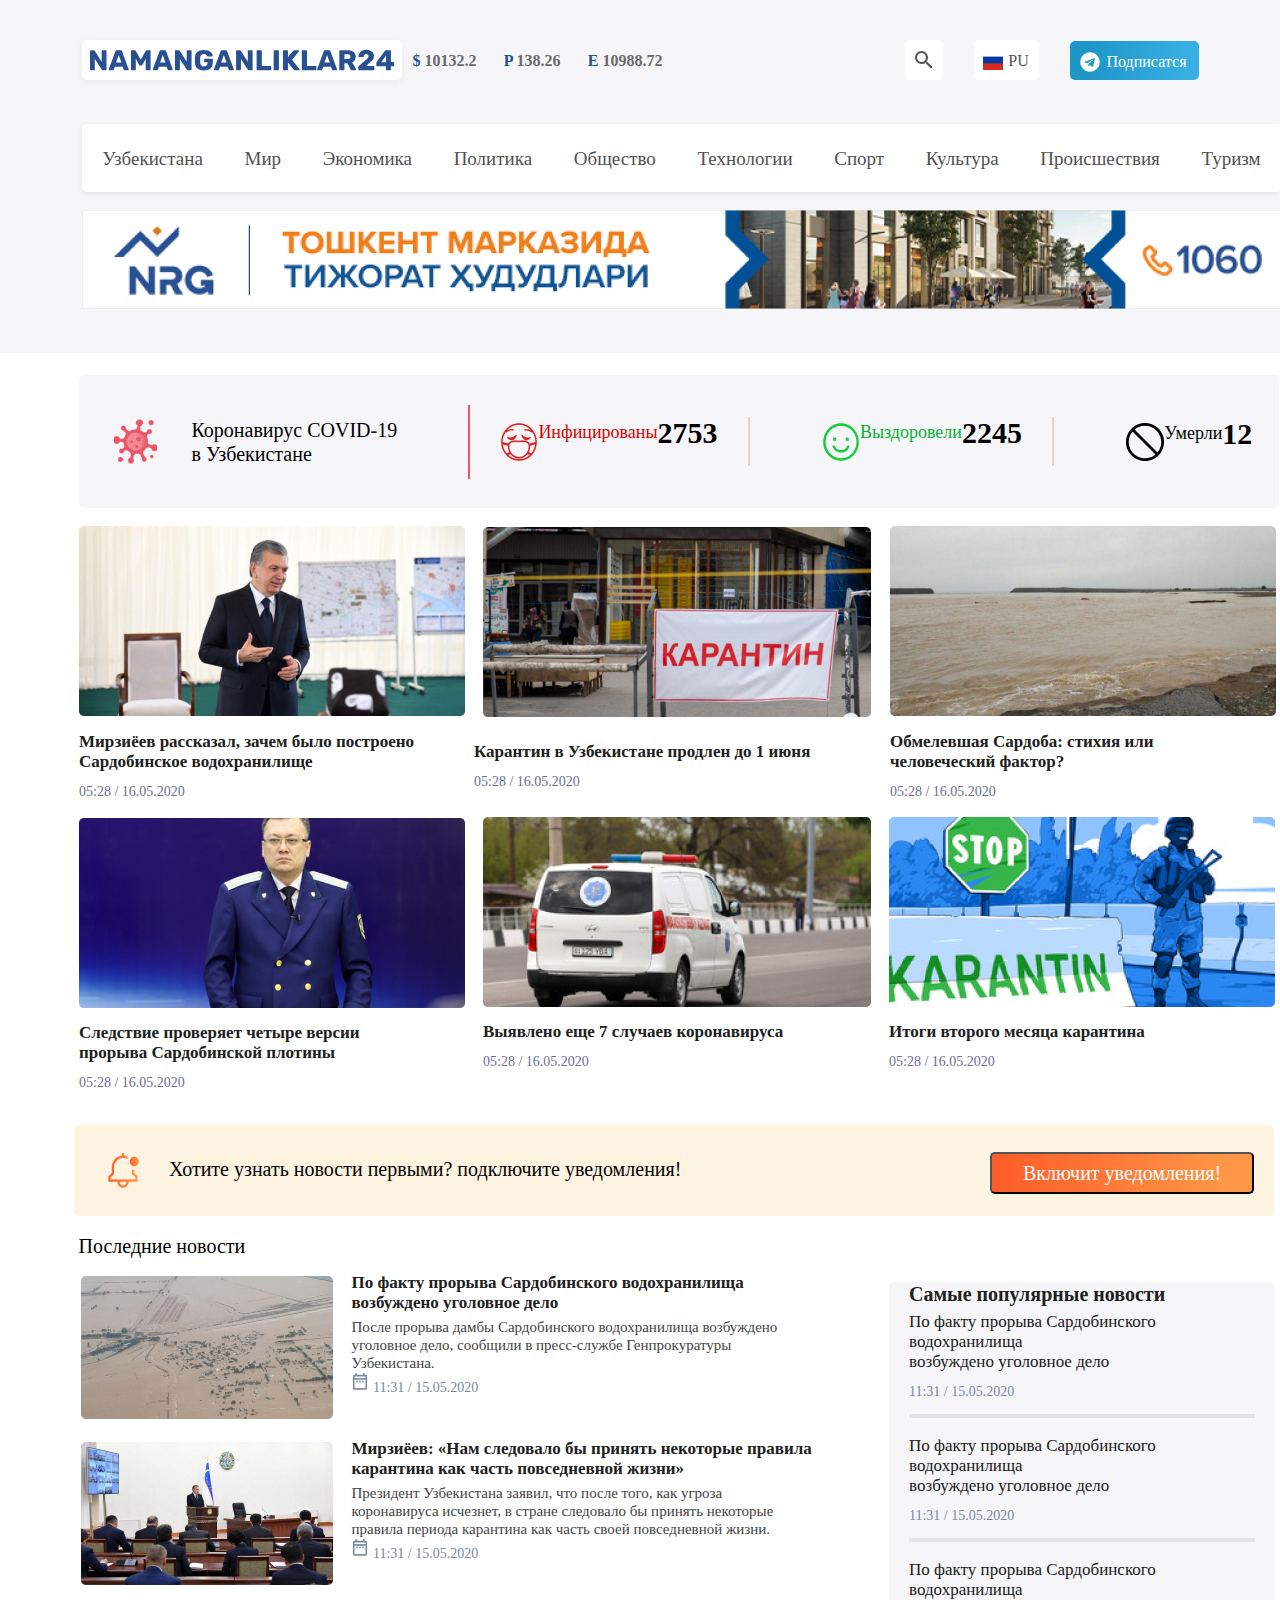
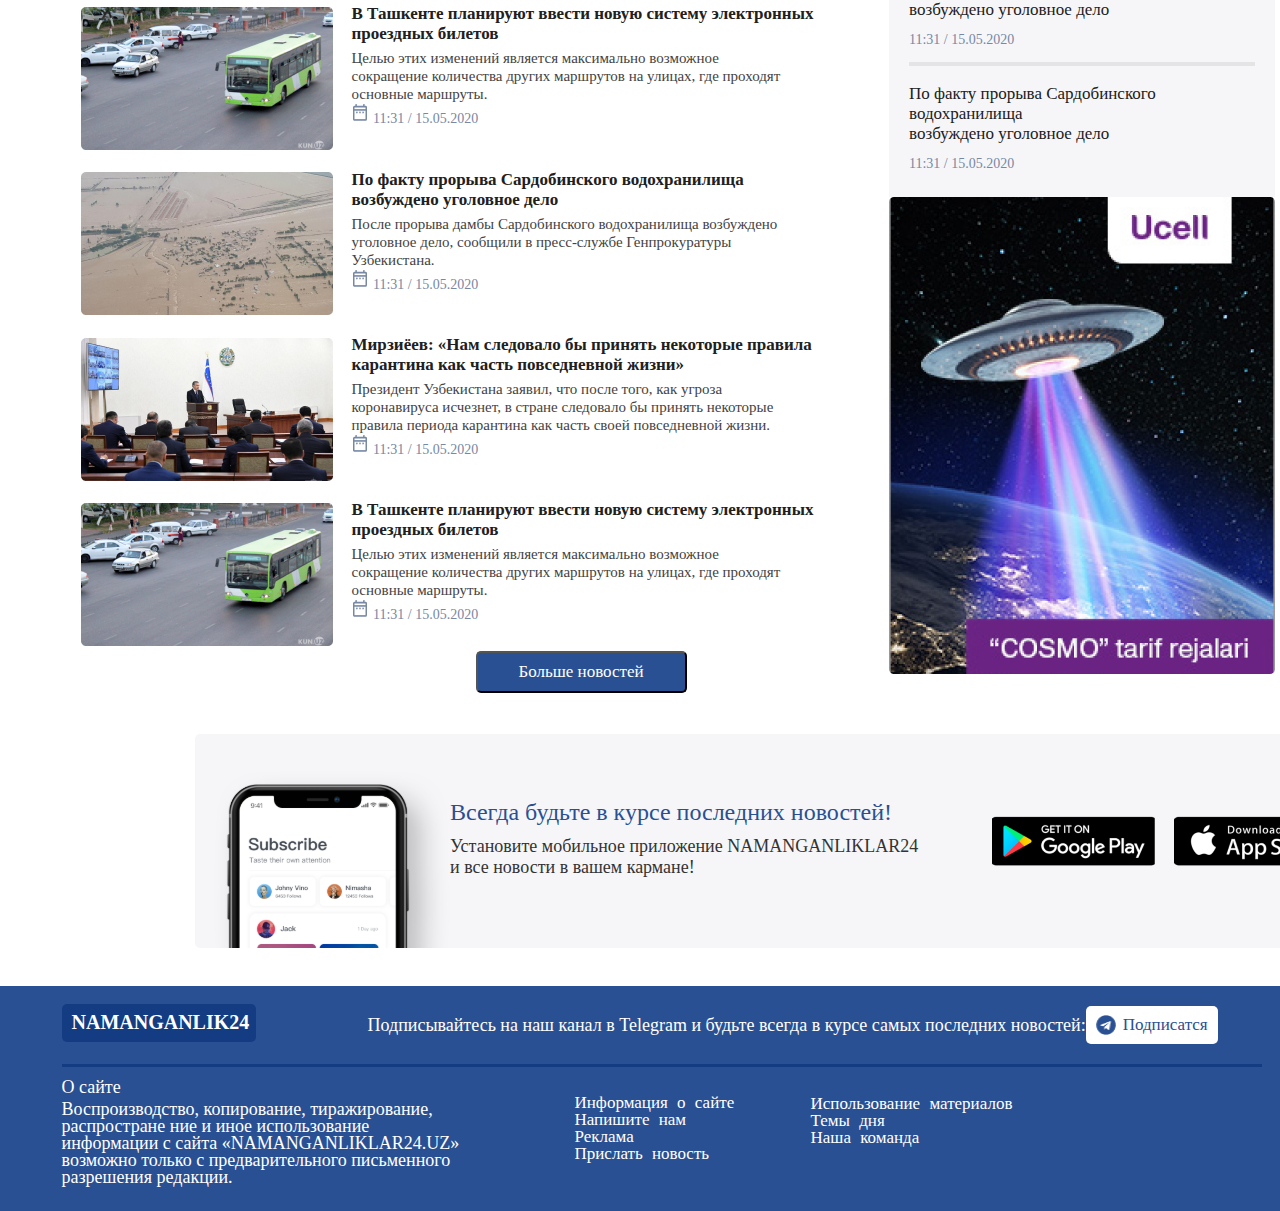
<file: index.html>
<!DOCTYPE html>
<html lang="en">
  <head>
    <meta charset="UTF-8" />
    <meta http-equiv="X-UA-Compatible" content="IE=edge" />
    <meta name="viewport" content="width=device-width, initial-scale=1.0" />
    <link rel="stylesheet" href="./styles/normalize.css" />
    <link rel="stylesheet" href="./styles/stylesheet.css" />
    <title>NAMANGANLIK24</title>
  </head>
  <body>
    <header class="header">
      <div class="container header-container">
        <div class="header-top">
          <div class="header-top-left">
            <a href="#" class="header-top-left-link">
              <img
                src="./images/logo.svg"
                alt="Logo"
                width="306px"
                height="33px"
              />
            </a>
            <div class="header-top-currency">
              <p class="header-top-currency-item">
                <span class="item-icon">$</span>
                10132.2
              </p>
              <p class="header-top-currency-item">
                <span class="item-icon">P</span>
                138.26
              </p>
              <p class="header-top-currency-item">
                <span class="item-icon">E</span>
                10988.72
              </p>
            </div>
          </div>
          <div class="header-top-right">
            <div class="header-top-search">
              <img
                src="./images/lupa.svg"
                alt="Search Icon"
                width="18px"
                height="18px"
              />
            </div>
            <div class="header-top-language">
              <img
                src="./images/russianFlag.png"
                alt="Language Options"
                width="20px"
                height="20px"
                class="language-image"
              />
              <p class="header-top-language-desc">PU</p>
            </div>
            <button class="header-button">
              <img
                src="./images/header-telegram.png"
                alt="Header Telegram icon"
                width="20px"
                height="20px"
                class="button-img"
              />
              <p class="button-p">Подписатся</p>
            </button>
          </div>
        </div>
        <nav class="nav">
          <ul class="nav_ul">
            <li class="nav_list">
              <a href="#" class="nav_link"> Узбекистана</a>
            </li>
            <li class="nav_list"><a href="" class="nav_link"> Мир </a></li>
            <li class="nav_list"><a href="./politicsleader.html" target="_blank" class="nav_link"> Экономика</a></li>
            <li class="nav_list">
              <a href="./politics.html" target="_blank" class="nav_link"
                >Политика</a
              >
            </li>
            <li class="nav_list"><a href="" class="nav_link"> Общество </a></li>
            <li class="nav_list">
              <a href="" class="nav_link"> Технологии</a>
            </li>
            <li class="nav_list"><a href="" class="nav_link">Спорт</a></li>
            <li class="nav_list"><a href="" class="nav_link">Культура</a></li>
            <li class="nav_list">
              <a href="" class="nav_link">Происшествия</a>
            </li>
            <li class="nav_list"><a href="" class="nav_link">Туризм</a></li>
          </ul>
        </nav>

        <div class="banner">
          <img src="./images/advertisement.jpg" alt="banner" class="ban_ner" />
        </div>
      </div>
    </header>
    <main class="main">
      <section class="corona">
        <div class="container corona_19">
          <div class="virus_19">
            <img src="./images/coronavirus.svg" alt="virus" class="virus" />
            <p class="corona_uzb">
              Коронавирус COVID-19 <br />
              в Узбекистане
            </p>
          </div>
          <div class="red">
            <div class="red_line"></div>
          </div>
          <div class="infection">
            <img src="./images/illness.png" alt="illness" class="illness" />
            <p class="sickness">Инфицированы</p>
            <p class="illness_num">2753</p>
          </div>
          <div class="pure">
            <div class="pure_line"></div>
          </div>

          <div class="cure">
            <img src="./images/recovered.png" alt="smile" class="cured" />
            <p class="cured_smile">Выздоровели</p>
            <p class="cure_num">2245</p>
          </div>
          <div class="pure">
            <div class="pure_line"></div>
          </div>
          <div class="dead">
            <img src="./images/died.png" alt="dead" class="death" />
            <p class="dea_th">Умерли</p>
            <p class="dead_num">12</p>
          </div>
        </div>
      </section>
      <section class="news">
        <div class="container news_info">
          <div class="pre_sardoba_karantin">
            <div class="prezident">
              <img src="./images/prezident.jpg" alt="prezident" class="pre" />
              <p class="pre_text">
                Мирзиёев рассказал, зачем было построено <br />
                Сардобинское водохранилище
              </p>
              <p class="time">05:28 / 16.05.2020</p>
            </div>

            <div class="karantin">
              <img
                src="./images/karantin.jpg"
                alt="karantin"
                class="karantin"
              />
              <p class="karantin_info">
                Карантин в Узбекистане продлен до 1 июня
              </p>
              <p class="karantin_time">05:28 / 16.05.2020</p>
            </div>
            <div class="sardoba">
              <img src="./images/river.jpg" alt="sardoba" class="sardoba_img" />
              <p class="sardoba_news">
                Обмелевшая Сардоба: стихия или <br />
                человеческий фактор?
              </p>
              <p class="sardoba_time">05:28 / 16.05.2020</p>
            </div>
          </div>
          <div class="inspector_emergency_karantin">
            <div class="inspector">
              <img
                src="./images/prokuror.jpg"
                alt="inspector"
                class="inspect"
              />
              <p class="inspector_info">
                Следствие проверяет четыре версии <br />
                прорыва Сардобинской плотины
              </p>
              <p class="inspector_time">05:28 / 16.05.2020</p>
            </div>
            <div class="emergency">
              <img
                src="./images/ambulance.jpg"
                alt="emergency"
                class="emergency_car"
              />
              <p class="emergency_info">Выявлено еще 7 случаев коронавируса</p>
              <p class="emergency_time">05:28 / 16.05.2020</p>
            </div>

            <div class="quorantine">
              <img
                src="./images/soldier.jpg"
                alt="stopkarantin"
                class="stop_karantin"
              />
              <p class="quorantine_info">Итоги второго месяца карантина</p>
              <p class="quorantine_time">05:28 / 16.05.2020</p>
            </div>
          </div>
        </div>
      </section>
      <section class="notification">
        <div class="container notification_container">
          <div class="notification_box">
            <div class="notification_icon">
              <img
                src="./images/notification.png"
                alt="notification"
                class="notification_img"
              />
            </div>

            <div class="notification_text">
              <p class="notification_title">
                Хотите узнать новости первыми? подключите уведомления!
              </p>
            </div>

            <div class="notification_btn">
              <button class="notificaton_button">
                <a href="" class="notification_link">Включит уведомления! </a>
              </button>
            </div>
          </div>
        </div>
      </section>

      <section class="last_news">
        <div class="container new_container">
          <div class="news_title">
            <h2 class="new_title">Последние новости</h2>
          </div>
          <div class="sardoba-fact">
            <div class="fact_sardoba">
              <div class="fa_sardoba">
                <img src="./images/flood.jpg" alt="" class="sardoba" />
              </div>
            </div>
            <div class="sardoba_title1">
              <h3 class="title_sardoba1">
                По факту прорыва Сардобинского водохранилища <br />
                возбуждено уголовное дело
              </h3>

              <p class="sardoba_text1">
                После прорыва дамбы Сардобинского водохранилища возбуждено
                <br />
                уголовное дело, сообщили в пресс-службе Генпрокуратуры <br />
                Узбекистана.
              </p>

              <p class="time_sardoba">
                <img src="./images/date.png" alt="calendar" class="calendar" />
                11:31 / 15.05.2020
              </p>
            </div>
          </div>

          <div class="sardoba-fact">
            <div class="fact_prezident">
              <div class="fa_prezident">
                <img
                  src="./images/meeting.png"
                  alt="prezident"
                  class="sardoba"
                />
              </div>
            </div>
            <div class="prezident_title1">
              <h3 class="title_prezident1">
                Мирзиёев: «Нам следовало бы принять некоторые правила <br />
                карантина как часть повседневной жизни»
              </h3>

              <p class="prezident_text1">
                Президент Узбекистана заявил, что после того, как угроза <br />
                коронавируса исчезнет, в стране следовало бы принять некоторые
                <br />
                правила периода карантина как часть своей повседневной жизни.
              </p>

              <p class="time_prezident">
                <img src="./images/date.png" alt="calendar" class="calendar" />
                11:31 / 15.05.2020
              </p>
            </div>
          </div>

          <div class="sardoba-fact">
            <div class="fact_tashkent">
              <div class="fa_tashkent">
                <img src="./images/bus.png" alt="prezident" class="sardoba" />
              </div>
            </div>
            <div class="tashkent_title1">
              <h3 class="title_tashkent1">
                В Ташкенте планируют ввести новую систему электронных <br />
                проездных билетов
              </h3>

              <p class="tashkent_text1">
                Целью этих изменений является максимально возможное <br />
                сокращение количества других маршрутов на улицах, где проходят
                <br />
                основные маршруты.
              </p>

              <p class="time_tashkent">
                <img src="./images/date.png" alt="calendar" class="calendar" />
                11:31 / 15.05.2020
              </p>
            </div>
          </div>
          <div class="sardoba-fact">
            <div class="fact_sardoba">
              <div class="fa_sardoba">
                <img src="./images/flood.jpg" alt="sardoba" class="sardoba" />
              </div>
            </div>
            <div class="sardoba_title1">
              <h3 class="title_sardoba1">
                По факту прорыва Сардобинского водохранилища <br />
                возбуждено уголовное дело
              </h3>

              <p class="sardoba_text1">
                После прорыва дамбы Сардобинского водохранилища возбуждено
                <br />
                уголовное дело, сообщили в пресс-службе Генпрокуратуры <br />
                Узбекистана.
              </p>

              <p class="time_sardoba">
                <img src="./images/date.png" alt="calendar" class="calendar" />
                11:31 / 15.05.2020
              </p>
            </div>
          </div>

          <div class="sardoba-fact">
            <div class="fact_prezident">
              <div class="fa_prezident">
                <img
                  src="./images/meeting.png"
                  alt="prezident"
                  class="sardoba"
                />
              </div>
            </div>
            <div class="prezident_title1">
              <h3 class="title_prezident1">
                Мирзиёев: «Нам следовало бы принять некоторые правила <br />
                карантина как часть повседневной жизни»
              </h3>

              <p class="prezident_text1">
                Президент Узбекистана заявил, что после того, как угроза <br />
                коронавируса исчезнет, в стране следовало бы принять некоторые
                <br />
                правила периода карантина как часть своей повседневной жизни.
              </p>

              <p class="time_prezident">
                <img src="./images/date.png" alt="calendar" class="calendar" />
                11:31 / 15.05.2020
              </p>
            </div>
          </div>

          <div class="sardoba-fact">
            <div class="fact_tashkent">
              <div class="fa_tashkent">
                <img src="./images/bus.png" alt="prezident" class="sardoba" />
              </div>
            </div>
            <div class="tashkent_title1">
              <h3 class="title_tashkent1">
                В Ташкенте планируют ввести новую систему электронных <br />
                проездных билетов
              </h3>

              <p class="tashkent_text1">
                Целью этих изменений является максимально возможное <br />
                сокращение количества других маршрутов на улицах, где проходят
                <br />
                основные маршруты.
              </p>

              <p class="time_tashkent">
                <img src="./images/date.png" alt="calendar" class="calendar" />
                11:31 / 15.05.2020
              </p>
            </div>
          </div>

          <div class="btnn">
            <button>
              <a href="" class="link">Больше новостей</a>
            </button>
          </div>
        </div>
      </section>
      <aside class="aside">
        <div class="container aside_container">
          <div class="aside-title">
            <h2 class="aside_title">Cамые популярные новости</h2>
          </div>
          <p class="aside_text">
            По факту прорыва Сардобинского <br />
            водохранилища <br />
            возбуждено уголовное дело
          </p>
          <p class="aside_time">11:31 / 15.05.2020</p>
          <div class="hr"></div>

          <p class="aside_text">
            По факту прорыва Сардобинского <br />
            водохранилища <br />
            возбуждено уголовное дело
          </p>
          <p class="aside_time">11:31 / 15.05.2020</p>
          <div class="hr"></div>
          <p class="aside_text">
            По факту прорыва Сардобинского <br />
            водохранилища <br />
            возбуждено уголовное дело
          </p>
          <p class="aside_time">11:31 / 15.05.2020</p>
          <div class="hr"></div>
          <p class="aside_text">
            По факту прорыва Сардобинского <br />
            водохранилища <br />
            возбуждено уголовное дело
          </p>
          <p class="aside_time">11:31 / 15.05.2020</p>
          <img src="./images/ucell.jpg" alt="ucell" class="ucell" />
        </div>
      </aside>
      <section class="last_news">
        <div class="container last">
          <div class="mobile_img">
            <img src="./images/phone.svg" alt="mobile" class="mobile" />
          </div>
          <div class="news-text">
            <h2 class="title_mobile">
              Всегда будьте в курсе последних новостей!
            </h2>
            <p class="text_mobile">
              Установите мобильное приложение NAMANGANLIKLAR24 <br />
              и все новости в вашем кармане!
            </p>
          </div>
          <div class="mobileapps">
            <img
              src="./images/googleplay.png"
              alt="googleplay"
              class="play_apps"
            />
          </div>
          <img src="./images/appstore.png" alt="appstore" class="apps_store" />
        </div>
      </section>
    </main>

    <footer class="footer">
      <div class="container footer_container">
        <div class="footer-top">
          <div class="footer-top-left">
            <a href="#" class="footer-top-left-link"> NAMANGANLIK24 </a>
          </div>
          <div class="footer_top_right">
            <p class="footer_text">
              Подписывайтесь на наш канал в Telegram и будьте всегда в курсе
              самых последних новостей:
            </p>
            <button class="footer_button">
              <img
                src="./images/footer-telegram.png"
                alt="Header Telegram icon"
                width="20px"
                height="20px"
                class="button-img"
              />
              <p class="button-footer">Подписатся</p>
            </button>
          </div>
        </div>
        <hr class="h_r" />

        <div class="about_info">
          <h2 class="title_about">О сайте</h2>
          <p class="text_about">
            Воспроизводство, копирование, тиражирование,<br />
            распростране ние и иное использование <br />
            информации с сайта «NAMANGANLIKLAR24.UZ» <br />
            возможно только с предварительного письменного <br />
            разрешения редакции.
          </p>
        </div>

        <nav class="footer_nav">
          <ul class="nav_footer">
            <li class="nav_link_footer">
              <a href="" class="link_nav_footer">Информация о сайте </a>
            </li>
            <li class="nav_link_footer">
              <a href="./contact.html" class="link_nav_footer"> Напишите нам </a>
            </li>
            <li class="nav_link_footer">
              <a href="" class="link_nav_footer"> Реклама </a>
            </li>
            <li class="nav_link_footer">
              <a href="" class="link_nav_footer"> Прислать новость</a>
            </li>
          </ul>
        </nav>

        <nav class="footer_second">
          <ul class="footer_nav_second">
            <li class="nav_link_footer">
              <a href="" class="link_nav_footer">Использование материалов </a>
            </li>
            <li class="nav_link_footer">
              <a href="" class="link_nav_footer"> Темы дня </a>
            </li>
            <li class="nav_link_footer">
              <a href="" class="link_nav_footer">Наша команда</a>
            </li>
          </ul>
        </nav>
      </div>
    </footer>
  </body>
</html>
</file>
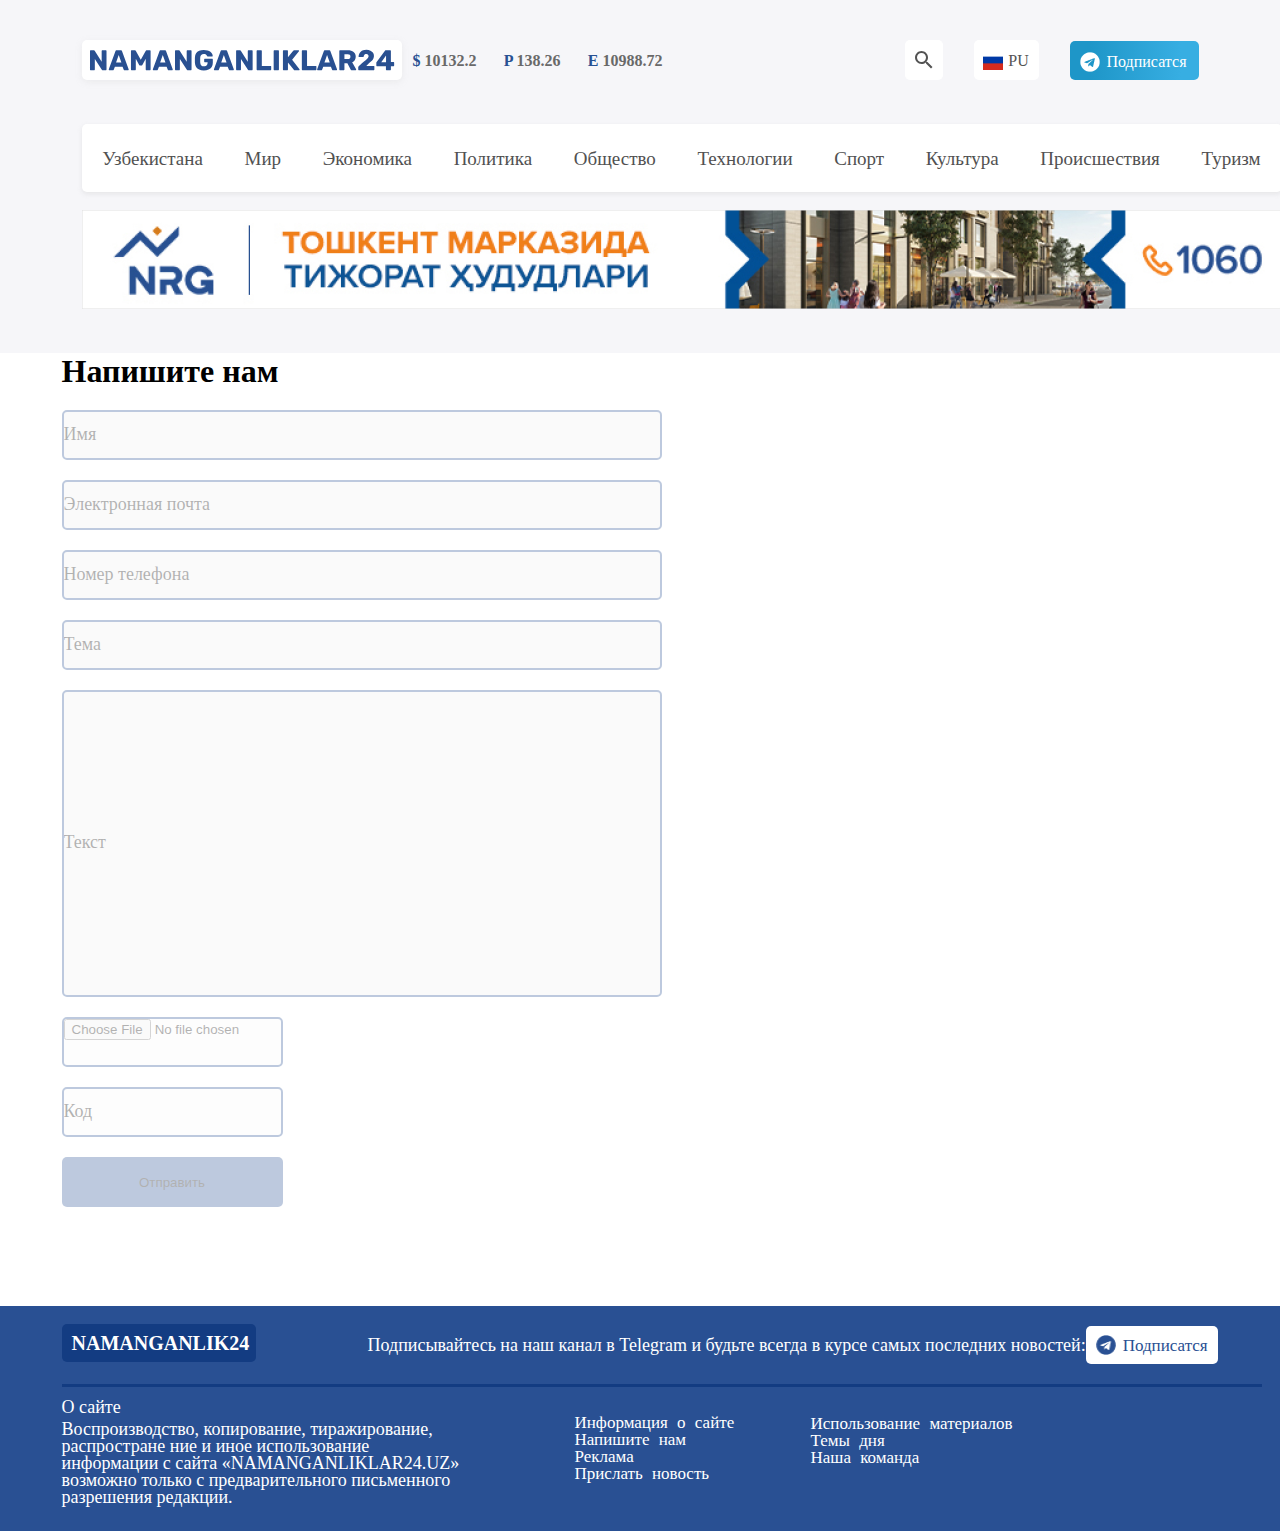
<file: contact.html>
<!DOCTYPE html>
<html lang="en">
  <head>
    <meta charset="UTF-8" />
    <meta http-equiv="X-UA-Compatible" content="IE=edge" />
    <meta name="viewport" content="width=device-width, initial-scale=1.0" />
    <link rel="stylesheet" href="./styles/contact.css" />
    <title>Contact</title>
  </head>
  <body>
    <header class="header">
      <div class="container header-container">
        <div class="header-top">
          <div class="header-top-left">
            <a href="#" class="header-top-left-link">
              <img
                src="./images/logo.svg"
                alt="Logo"
                width="306px"
                height="33px"
              />
            </a>
            <div class="header-top-currency">
              <p class="header-top-currency-item">
                <span class="item-icon">$</span>
                10132.2
              </p>
              <p class="header-top-currency-item">
                <span class="item-icon">P</span>
                138.26
              </p>
              <p class="header-top-currency-item">
                <span class="item-icon">E</span>
                10988.72
              </p>
            </div>
          </div>
          <div class="header-top-right">
            <div class="header-top-search">
              <img
                src="./images/lupa.svg"
                alt="Search Icon"
                width="18px"
                height="18px"
              />
            </div>
            <div class="header-top-language">
              <img
                src="./images/russianFlag.png"
                alt="Language Options"
                width="20px"
                height="20px"
                class="language-image"
              />
              <p class="header-top-language-desc">PU</p>
            </div>
            <button class="header-button">
              <img
                src="./images/header-telegram.png"
                alt="Header Telegram icon"
                width="20px"
                height="20px"
                class="button-img"
              />
              <p class="button-p">Подписатся</p>
            </button>
          </div>
        </div>
        <nav class="nav">
          <ul class="nav_ul">
            <li class="nav_list">
              <a href="./index.html" class="nav_link"> Узбекистана</a>
            </li>
            <li class="nav_list"><a href="" class="nav_link"> Мир </a></li>
            <li class="nav_list">
              <a href="#" class="nav_link"> Экономика</a>
            </li>
            <li class="nav_list">
              <a href="./politics.html" target="_blank" class="nav_link"
                >Политика</a
              >
            </li>
            <li class="nav_list"><a href="" class="nav_link"> Общество </a></li>
            <li class="nav_list">
              <a href="" class="nav_link"> Технологии</a>
            </li>
            <li class="nav_list"><a href="" class="nav_link">Спорт</a></li>
            <li class="nav_list"><a href="" class="nav_link">Культура</a></li>
            <li class="nav_list">
              <a href="" class="nav_link">Происшествия</a>
            </li>
            <li class="nav_list"><a href="" class="nav_link">Туризм</a></li>
          </ul>
        </nav>

        <div class="banner">
          <img src="./images/advertisement.jpg" alt="banner" class="ban_ner" />
        </div>
      </div>
    </header>
    <main>
<section class="main">
    <div class="main_container container">
        <div class="form">
            <h1 class="title">
                Напишите нам

            </h1>
            <form action="https://echo.htmlacademy.ru/" method="POST">
                <label for="name">
                    <input type="text" placeholder="Имя" id="name" name="name" required>
                </label> 

                <label for="email">
                    <input type="email" name="email" id="email"
                    placeholder="Электронная почта" required>
                </label>
              
                <label for="phonenumber">
                    <input type="number" name="phonenumber" id="phonenumber" placeholder="Номер телефона" required>
                </label>
             
                <label for="theme">
                    <input type="text" name="theme" id="theme" placeholder="Тема" required>
                </label>
                
                <label for="text">
                    <input type="text" name="text" id="text" placeholder="Текст" class="te_xt" required>
                </label>
                <label for="file">
                    <input type="file" name="file" id="file" placeholder="Прикрепить файл " class="fi_le" required>
                </label>
                <label for="password">
                    <input type="password" name="password" id="password" placeholder="Код" class="fi_le" required>
                </label>

                <input class="send" type="submit" value="Отправить">
            </form>
        </div>
    </div>
</section>

<!-- <aside class="container">
<div class="aside_container container">

</div>
</aside> -->
    </main>

    <footer class="footer">
      <div class="container footer_container">
        <div class="footer-top">
          <div class="footer-top-left">
            <a href="#" class="footer-top-left-link"> NAMANGANLIK24 </a>
          </div>
          <div class="footer_top_right">
            <p class="footer_text">
              Подписывайтесь на наш канал в Telegram и будьте всегда в курсе
              самых последних новостей:
            </p>
            <button class="footer_button">
              <img
                src="./images/footer-telegram.png"
                alt="Header Telegram icon"
                width="20px"
                height="20px"
                class="button-img"
              />
              <p class="button-footer">Подписатся</p>
            </button>
          </div>
        </div>
        <hr class="h_r" />

        <div class="about_info">
          <h2 class="title_about">О сайте</h2>
          <p class="text_about">
            Воспроизводство, копирование, тиражирование,<br />
            распростране ние и иное использование <br />
            информации с сайта «NAMANGANLIKLAR24.UZ» <br />
            возможно только с предварительного письменного <br />
            разрешения редакции.
          </p>
        </div>

        <nav class="footer_nav">
          <ul class="nav_footer">
            <li class="nav_link_footer">
              <a href="" class="link_nav_footer">Информация о сайте </a>
            </li>
            <li class="nav_link_footer">
              <a href="" class="link_nav_footer"> Напишите нам </a>
            </li>
            <li class="nav_link_footer">
              <a href="" class="link_nav_footer"> Реклама </a>
            </li>
            <li class="nav_link_footer">
              <a href="" class="link_nav_footer"> Прислать новость</a>
            </li>
          </ul>
        </nav>

        <nav class="footer_second">
          <ul class="footer_nav_second">
            <li class="nav_link_footer">
              <a href="" class="link_nav_footer">Использование материалов </a>
            </li>
            <li class="nav_link_footer">
              <a href="" class="link_nav_footer"> Темы дня </a>
            </li>
            <li class="nav_link_footer">
              <a href="" class="link_nav_footer">Наша команда</a>
            </li>
          </ul>
        </nav>
      </div>
    </footer>
  </body>
</html>
</file>
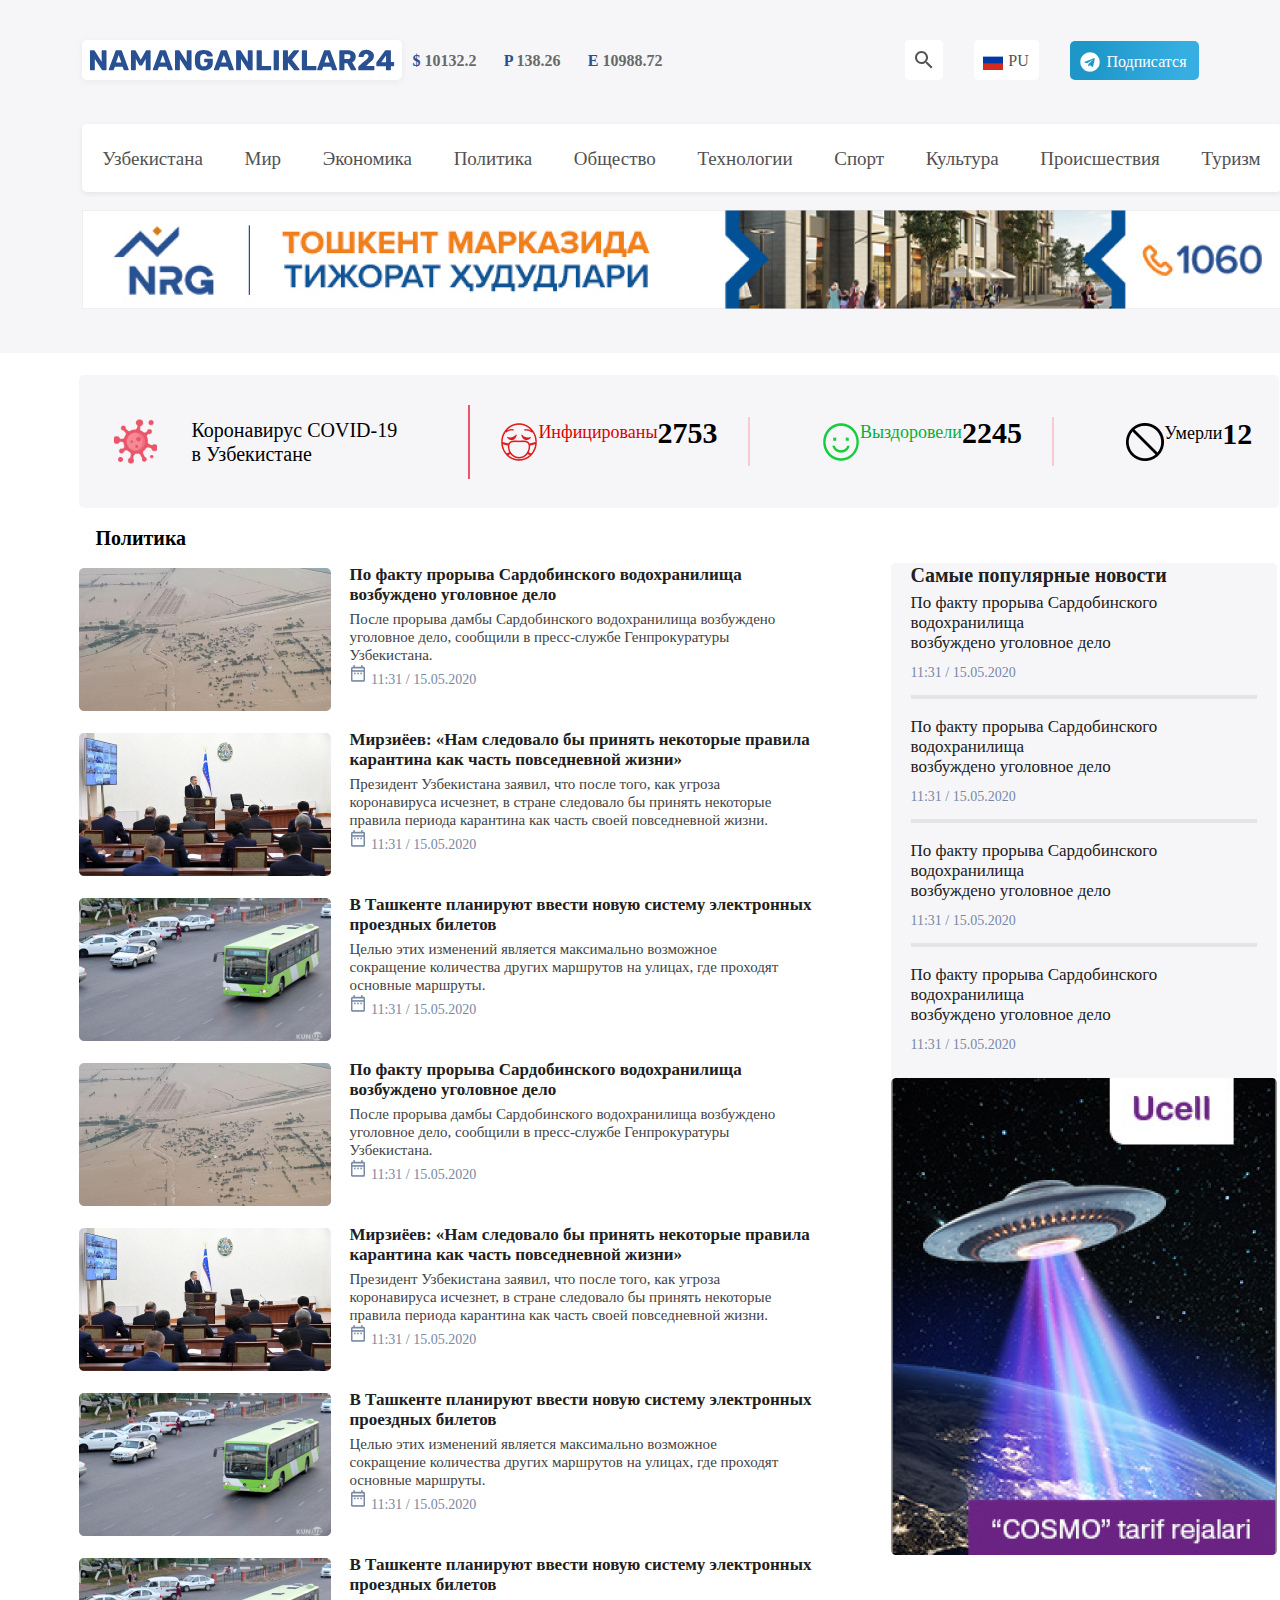
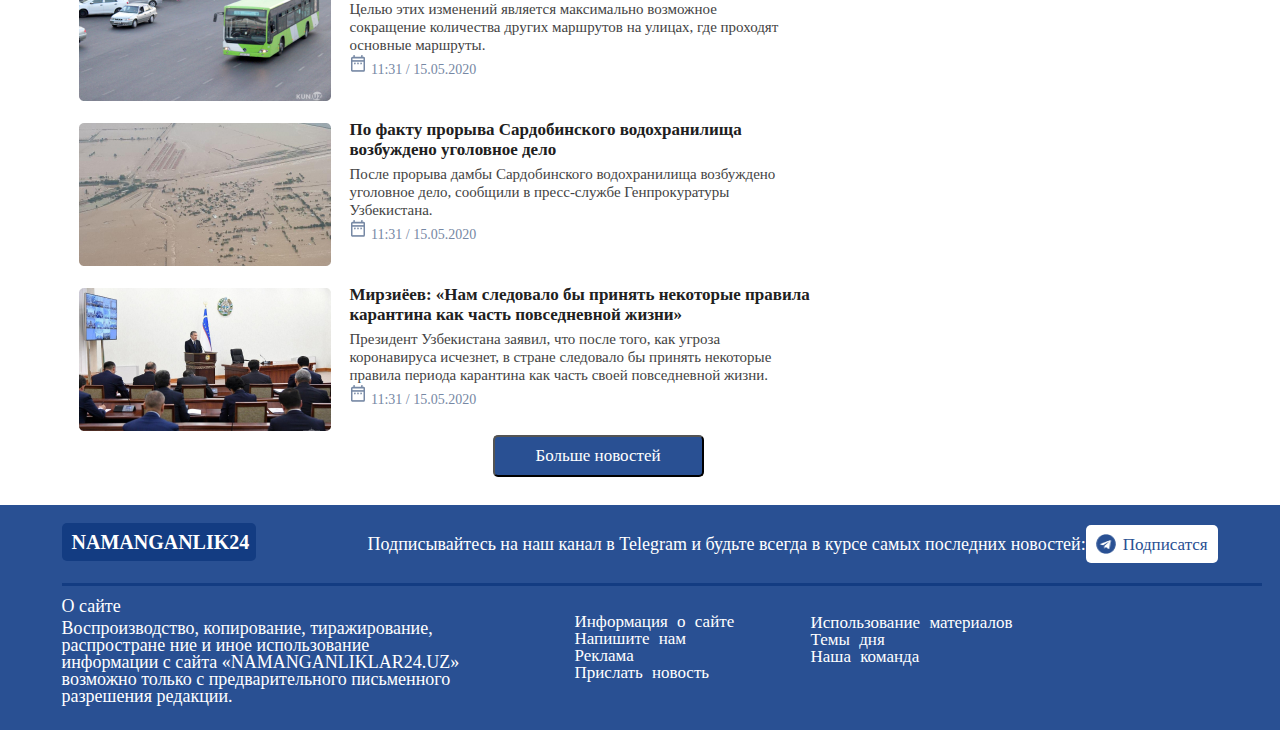
<file: politics.html>
<!DOCTYPE html>
<html lang="en">
<head>
    <meta charset="UTF-8">
    <meta http-equiv="X-UA-Compatible" content="IE=edge">
    <meta name="viewport" content="width=device-width, initial-scale=1.0">
    <link rel="stylesheet" href="./styles/politics.css">
    <title>Политика</title>
</head>
<body>
    <header class="header">
        <div class="container header-container">
          <div class="header-top">
            <div class="header-top-left">
              <a href="#" class="header-top-left-link">
                <img
                  src="./images/logo.svg"
                  alt="Logo"
                  width="306px"
                  height="33px"
                />
              </a>
              <div class="header-top-currency">
                <p class="header-top-currency-item">
                  <span class="item-icon">$</span>
                  10132.2
                </p>
                <p class="header-top-currency-item">
                  <span class="item-icon">P</span>
                  138.26
                </p>
                <p class="header-top-currency-item">
                  <span class="item-icon">E</span>
                  10988.72
                </p>
              </div>
            </div>
            <div class="header-top-right">
              <div class="header-top-search">
                <img
                  src="./images/lupa.svg"
                  alt="Search Icon"
                  width="18px"
                  height="18px"
                />
              </div>
              <div class="header-top-language">
                <img
                  src="./images/russianFlag.png"
                  alt="Language Options"
                  width="20px"
                  height="20px"
                  class="language-image"
                />
                <p class="header-top-language-desc">PU</p>
              </div>
              <button class="header-button">
                <img
                  src="./images/header-telegram.png"
                  alt="Header Telegram icon"
                  width="20px"
                  height="20px"
                  class="button-img"
                />
                <p class="button-p">Подписатся</p>
              </button>
            </div>
          </div>
          <nav class="nav">
            <ul class="nav_ul">
              <li class="nav_list">
                <a href="./index.html" target="_blank" class="nav_link"> Узбекистана</a>
              </li>
              <li class="nav_list"><a href="" class="nav_link"> Мир </a></li>
              <li class="nav_list"><a href="./politicsleader.html" class="nav_link"> Экономика</a></li>
              <li class="nav_list"><a href="./politics.html" class="nav_link">Политика</a></li>
              <li class="nav_list"><a href="" class="nav_link"> Общество </a></li>
              <li class="nav_list">
                <a href="" class="nav_link"> Технологии</a>
              </li>
              <li class="nav_list"><a href="" class="nav_link">Спорт</a></li>
              <li class="nav_list"><a href="" class="nav_link">Культура</a></li>
              <li class="nav_list">
                <a href="" class="nav_link">Происшествия</a>
              </li>
              <li class="nav_list"><a href="" class="nav_link">Туризм</a></li>
            </ul>
          </nav>
  
          <div class="banner">
            <img src="./images/advertisement.jpg" alt="banner" class="ban_ner" />
          </div>
        </div>
      </header>
      <main class="main">
        <section class="corona">
          <div class="container corona_19">
            <div class="virus_19">
              <img src="./images/coronavirus.svg" alt="virus" class="virus" />
              <p class="corona_uzb">
                Коронавирус COVID-19 <br />
                в Узбекистане
              </p>
            </div>
            <div class="red">
              <div class="red_line"></div>
            </div>
            <div class="infection">
              <img src="./images/illness.png" alt="illness" class="illness" />
              <p class="sickness">Инфицированы</p>
              <p class="illness_num">2753</p>
            </div>
            <div class="pure">
              <div class="pure_line"></div>
            </div>
  
            <div class="cure">
              <img src="./images/recovered.png" alt="smile" class="cured" />
              <p class="cured_smile">Выздоровели</p>
              <p class="cure_num">2245</p>
            </div>
            <div class="pure">
              <div class="pure_line"></div>
            </div>
            <div class="dead">
              <img src="./images/died.png" alt="dead" class="death" />
              <p class="dea_th">Умерли</p>
              <p class="dead_num">12</p>
            </div>
          </div>
        </section>
        <section class="last_news">
            <div class="container new_container">
              <div class="news_title">
                <h2 class="new_title">Политика</h2>
              </div>
              <div class="sardoba-fact">
                <div class="fact_sardoba">
                  <div class="fa_sardoba">
                    <img src="./images/flood.jpg" alt="" class="sardoba" />
                  </div>
                </div>
                <div class="sardoba_title1">
                  <h3 class="title_sardoba1">
                    По факту прорыва Сардобинского водохранилища <br />
                    возбуждено уголовное дело
                  </h3>
    
                  <p class="sardoba_text1">
                    После прорыва дамбы Сардобинского водохранилища возбуждено
                    <br />
                    уголовное дело, сообщили в пресс-службе Генпрокуратуры <br />
                    Узбекистана.
                  </p>
    
                  <p class="time_sardoba">
                    <img src="./images/date.png" alt="calendar" class="calendar" />
                    11:31 / 15.05.2020
                  </p>
                </div>
              </div>
    
              <div class="sardoba-fact">
                <div class="fact_prezident">
                  <div class="fa_prezident">
                    <img
                      src="./images/meeting.png"
                      alt="prezident"
                      class="sardoba"
                    />
                  </div>
                </div>
                <div class="prezident_title1">
                  <h3 class="title_prezident1">
                    Мирзиёев: «Нам следовало бы принять некоторые правила <br />
                    карантина как часть повседневной жизни»
                  </h3>
    
                  <p class="prezident_text1">
                    Президент Узбекистана заявил, что после того, как угроза <br />
                    коронавируса исчезнет, в стране следовало бы принять некоторые
                    <br />
                    правила периода карантина как часть своей повседневной жизни.
                  </p>
    
                  <p class="time_prezident">
                    <img src="./images/date.png" alt="calendar" class="calendar" />
                    11:31 / 15.05.2020
                  </p>
                </div>
              </div>
    
              <div class="sardoba-fact">
                <div class="fact_tashkent">
                  <div class="fa_tashkent">
                    <img src="./images/bus.png" alt="prezident" class="sardoba" />
                  </div>
                </div>
                <div class="tashkent_title1">
                  <h3 class="title_tashkent1">
                    В Ташкенте планируют ввести новую систему электронных <br />
                    проездных билетов
                  </h3>
    
                  <p class="tashkent_text1">
                    Целью этих изменений является максимально возможное <br />
                    сокращение количества других маршрутов на улицах, где проходят
                    <br />
                    основные маршруты.
                  </p>
    
                  <p class="time_tashkent">
                    <img src="./images/date.png" alt="calendar" class="calendar" />
                    11:31 / 15.05.2020
                  </p>
                </div>
              </div>
              <div class="sardoba-fact">
                <div class="fact_sardoba">
                  <div class="fa_sardoba">
                    <img src="./images/flood.jpg" alt="sardoba" class="sardoba" />
                  </div>
                </div>
                <div class="sardoba_title1">
                  <h3 class="title_sardoba1">
                    По факту прорыва Сардобинского водохранилища <br />
                    возбуждено уголовное дело
                  </h3>
    
                  <p class="sardoba_text1">
                    После прорыва дамбы Сардобинского водохранилища возбуждено
                    <br />
                    уголовное дело, сообщили в пресс-службе Генпрокуратуры <br />
                    Узбекистана.
                  </p>
    
                  <p class="time_sardoba">
                    <img src="./images/date.png" alt="calendar" class="calendar" />
                    11:31 / 15.05.2020
                  </p>
                </div>
              </div>
    
              <div class="sardoba-fact">
                <div class="fact_prezident">
                  <div class="fa_prezident">
                    <img
                      src="./images/meeting.png"
                      alt="prezident"
                      class="sardoba"
                    />
                  </div>
                </div>
                <div class="prezident_title1">
                  <h3 class="title_prezident1">
                    Мирзиёев: «Нам следовало бы принять некоторые правила <br />
                    карантина как часть повседневной жизни»
                  </h3>
    
                  <p class="prezident_text1">
                    Президент Узбекистана заявил, что после того, как угроза <br />
                    коронавируса исчезнет, в стране следовало бы принять некоторые
                    <br />
                    правила периода карантина как часть своей повседневной жизни.
                  </p>
    
                  <p class="time_prezident">
                    <img src="./images/date.png" alt="calendar" class="calendar" />
                    11:31 / 15.05.2020
                  </p>
                </div>
              </div>
    
              <div class="sardoba-fact">
                <div class="fact_tashkent">
                  <div class="fa_tashkent">
                    <img src="./images/bus.png" alt="prezident" class="sardoba" />
                  </div>
                </div>
                <div class="tashkent_title1">
                  <h3 class="title_tashkent1">
                    В Ташкенте планируют ввести новую систему электронных <br />
                    проездных билетов
                  </h3>
    
                  <p class="tashkent_text1">
                    Целью этих изменений является максимально возможное <br />
                    сокращение количества других маршрутов на улицах, где проходят
                    <br />
                    основные маршруты.
                  </p>
    
                  <p class="time_tashkent">
                    <img src="./images/date.png" alt="calendar" class="calendar" />
                    11:31 / 15.05.2020
                  </p>
                </div>
              </div>
              <div class="sardoba-fact">
                <div class="fact_tashkent">
                  <div class="fa_tashkent">
                    <img src="./images/bus.png" alt="prezident" class="sardoba" />
                  </div>
                </div>
                <div class="tashkent_title1">
                  <h3 class="title_tashkent1">
                    В Ташкенте планируют ввести новую систему электронных <br />
                    проездных билетов
                  </h3>
    
                  <p class="tashkent_text1">
                    Целью этих изменений является максимально возможное <br />
                    сокращение количества других маршрутов на улицах, где проходят
                    <br />
                    основные маршруты.
                  </p>
    
                  <p class="time_tashkent">
                    <img src="./images/date.png" alt="calendar" class="calendar" />
                    11:31 / 15.05.2020
                  </p>
                </div>
              </div>
              <div class="sardoba-fact">
                <div class="fact_sardoba">
                  <div class="fa_sardoba">
                    <img src="./images/flood.jpg" alt="sardoba" class="sardoba" />
                  </div>
                </div>
                <div class="sardoba_title1">
                  <h3 class="title_sardoba1">
                    По факту прорыва Сардобинского водохранилища <br />
                    возбуждено уголовное дело
                  </h3>
    
                  <p class="sardoba_text1">
                    После прорыва дамбы Сардобинского водохранилища возбуждено
                    <br />
                    уголовное дело, сообщили в пресс-службе Генпрокуратуры <br />
                    Узбекистана.
                  </p>
    
                  <p class="time_sardoba">
                    <img src="./images/date.png" alt="calendar" class="calendar" />
                    11:31 / 15.05.2020
                  </p>
                </div>
              </div>
    
              <div class="sardoba-fact">
                <div class="fact_prezident">
                  <div class="fa_prezident">
                    <img
                      src="./images/meeting.png"
                      alt="prezident"
                      class="sardoba"
                    />
                  </div>
                </div>
                <div class="prezident_title1">
                  <h3 class="title_prezident1">
                    Мирзиёев: «Нам следовало бы принять некоторые правила <br />
                    карантина как часть повседневной жизни»
                  </h3>
    
                  <p class="prezident_text1">
                    Президент Узбекистана заявил, что после того, как угроза <br />
                    коронавируса исчезнет, в стране следовало бы принять некоторые
                    <br />
                    правила периода карантина как часть своей повседневной жизни.
                  </p>
    
                  <p class="time_prezident">
                    <img src="./images/date.png" alt="calendar" class="calendar" />
                    11:31 / 15.05.2020
                  </p>
                </div>
              </div>
    
              <div class="btnn">
                <button>
                  <a href="" class="link">Больше новостей</a>
                </button>
              </div>
            </div>
          </section>

        <aside class="aside">
            <div class="container aside_container">
              <div class="aside-title">
                <h2 class="aside_title">Cамые популярные новости</h2>
              </div>
              <p class="aside_text">
                По факту прорыва Сардобинского <br />
                водохранилища <br />
                возбуждено уголовное дело
              </p>
              <p class="aside_time">11:31 / 15.05.2020</p>
              <div class="hr"></div>
    
              <p class="aside_text">
                По факту прорыва Сардобинского <br />
                водохранилища <br />
                возбуждено уголовное дело
              </p>
              <p class="aside_time">11:31 / 15.05.2020</p>
              <div class="hr"></div>
              <p class="aside_text">
                По факту прорыва Сардобинского <br />
                водохранилища <br />
                возбуждено уголовное дело
              </p>
              <p class="aside_time">11:31 / 15.05.2020</p>
              <div class="hr"></div>
              <p class="aside_text">
                По факту прорыва Сардобинского <br />
                водохранилища <br />
                возбуждено уголовное дело
              </p>
              <p class="aside_time">11:31 / 15.05.2020</p>
              <img src="./images/ucell.jpg" alt="ucell" class="ucell" />
            </div>
          </aside>
      </main>
      <footer class="footer">
        <div class="container footer_container">
          <div class="footer-top">
            <div class="footer-top-left">
              <a href="#" class="footer-top-left-link"> NAMANGANLIK24 </a>
            </div>
            <div class="footer_top_right">
              <p class="footer_text">
                Подписывайтесь на наш канал в Telegram и будьте всегда в курсе
                самых последних новостей:
              </p>
              <button class="footer_button">
                <img
                  src="./images/footer-telegram.png"
                  alt="Header Telegram icon"
                  width="20px"
                  height="20px"
                  class="button-img"
                />
                <p class="button-footer">Подписатся</p>
              </button>
            </div>
          </div>
          <hr class="h_r" />
  
          <div class="about_info">
            <h2 class="title_about">О сайте</h2>
            <p class="text_about">
              Воспроизводство, копирование, тиражирование,<br />
              распростране ние и иное использование <br />
              информации с сайта «NAMANGANLIKLAR24.UZ» <br />
              возможно только с предварительного письменного <br />
              разрешения редакции.
            </p>
          </div>
  
          <nav class="footer_nav">
            <ul class="nav_footer">
              <li class="nav_link_footer">
                <a href="" class="link_nav_footer">Информация о сайте </a>
              </li>
              <li class="nav_link_footer">
                <a href="./contact.html" class="link_nav_footer"> Напишите нам </a>
              </li>
              <li class="nav_link_footer">
                <a href="" class="link_nav_footer"> Реклама </a>
              </li>
              <li class="nav_link_footer">
                <a href="" class="link_nav_footer"> Прислать новость</a>
              </li>
            </ul>
          </nav>
  
          <nav class="footer_second">
            <ul class="footer_nav_second">
              <li class="nav_link_footer">
                <a href="" class="link_nav_footer">Использование материалов </a>
              </li>
              <li class="nav_link_footer">
                <a href="" class="link_nav_footer"> Темы дня </a>
              </li>
              <li class="nav_link_footer">
                <a href="" class="link_nav_footer">Наша команда</a>
              </li>
            </ul>
          </nav>
        </div>
      </footer>
</body>
</html>
</file>
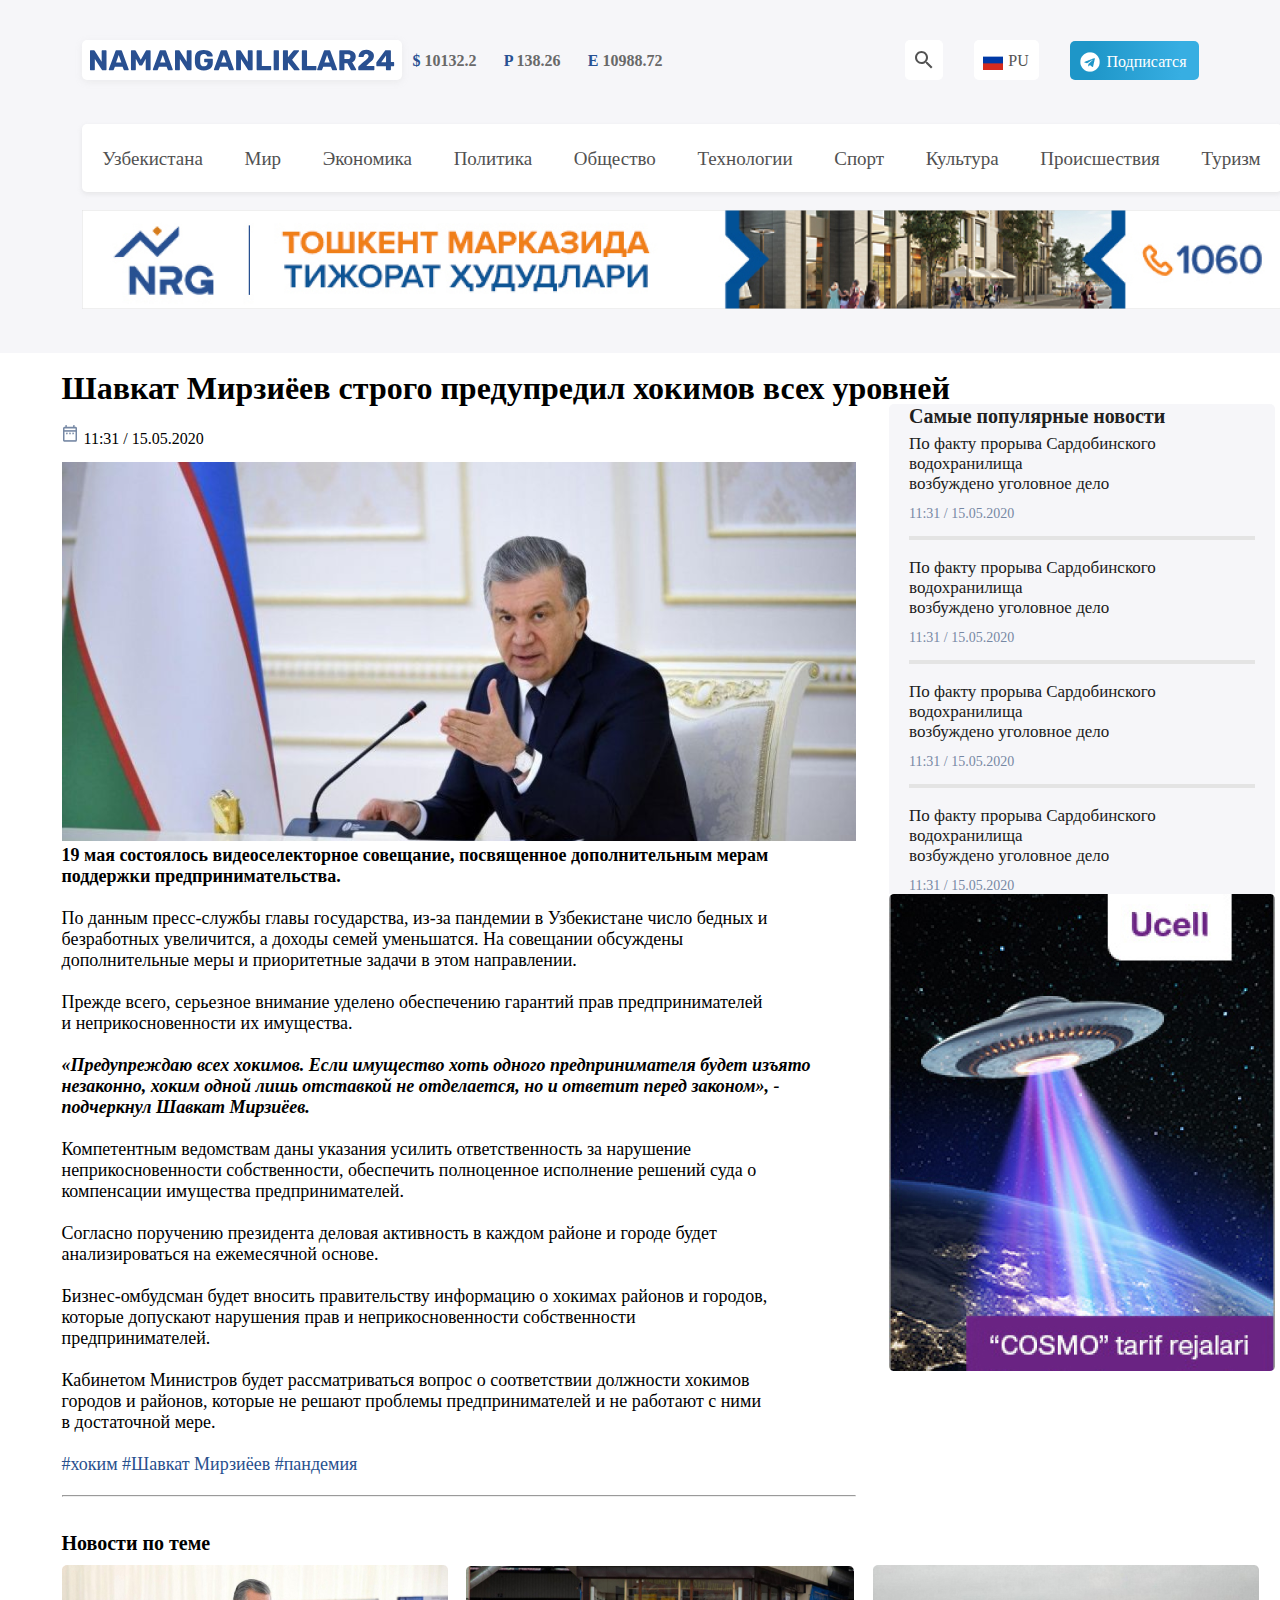
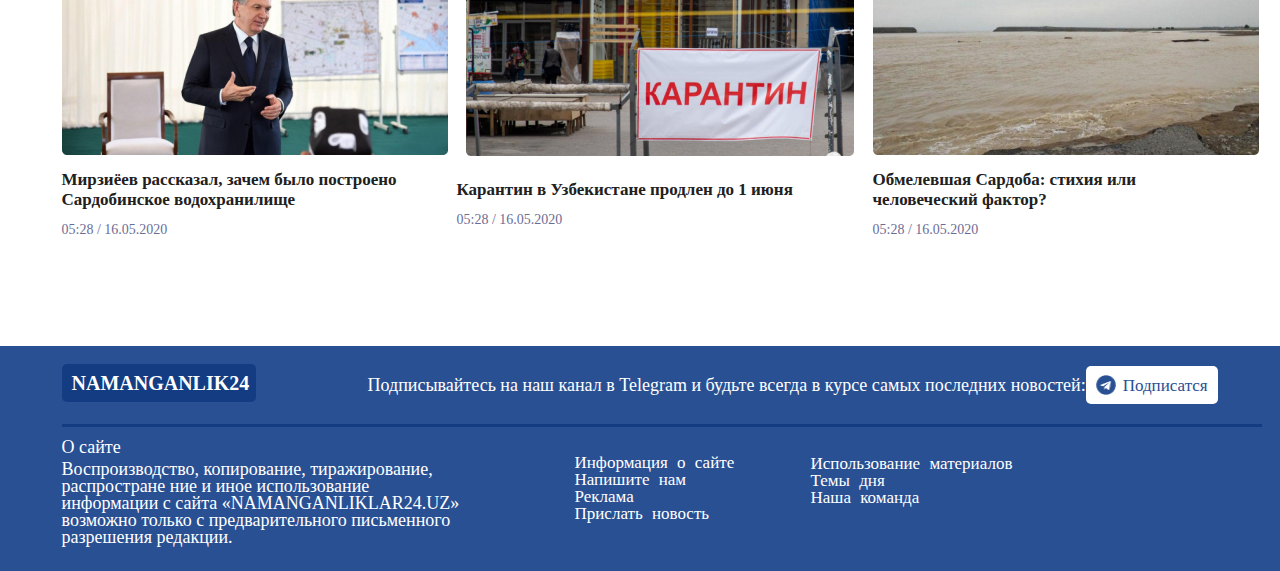
<file: politicsleader.html>
<!DOCTYPE html>
<html lang="en">
  <head>
    <meta charset="UTF-8" />
    <meta http-equiv="X-UA-Compatible" content="IE=edge" />
    <meta name="viewport" content="width=device-width, initial-scale=1.0" />
    <link rel="stylesheet" href="./styles/politicsleader.css" />
    <title>Namanganliklar24</title>
  </head>
  <body>
    <header class="header">
      <div class="container header-container">
        <div class="header-top">
          <div class="header-top-left">
            <a href="#" class="header-top-left-link">
              <img
                src="./images/logo.svg"
                alt="Logo"
                width="306px"
                height="33px"
              />
            </a>
            <div class="header-top-currency">
              <p class="header-top-currency-item">
                <span class="item-icon">$</span>
                10132.2
              </p>
              <p class="header-top-currency-item">
                <span class="item-icon">P</span>
                138.26
              </p>
              <p class="header-top-currency-item">
                <span class="item-icon">E</span>
                10988.72
              </p>
            </div>
          </div>
          <div class="header-top-right">
            <div class="header-top-search">
              <img
                src="./images/lupa.svg"
                alt="Search Icon"
                width="18px"
                height="18px"
              />
            </div>
            <div class="header-top-language">
              <img
                src="./images/russianFlag.png"
                alt="Language Options"
                width="20px"
                height="20px"
                class="language-image"
              />
              <p class="header-top-language-desc">PU</p>
            </div>
            <button class="header-button">
              <img
                src="./images/header-telegram.png"
                alt="Header Telegram icon"
                width="20px"
                height="20px"
                class="button-img"
              />
              <p class="button-p">Подписатся</p>
            </button>
          </div>
        </div>
        <nav class="nav">
          <ul class="nav_ul">
            <li class="nav_list">
              <a href="./index.html" class="nav_link"> Узбекистана</a>
            </li>
            <li class="nav_list"><a href="" class="nav_link"> Мир </a></li>
            <li class="nav_list"><a href="#"  class="nav_link"> Экономика</a></li>
            <li class="nav_list">
              <a href="./politics.html" target="_blank" class="nav_link"
                >Политика</a
              >
            </li>
            <li class="nav_list"><a href="" class="nav_link"> Общество </a></li>
            <li class="nav_list">
              <a href="" class="nav_link"> Технологии</a>
            </li>
            <li class="nav_list"><a href="" class="nav_link">Спорт</a></li>
            <li class="nav_list"><a href="" class="nav_link">Культура</a></li>
            <li class="nav_list">
              <a href="" class="nav_link">Происшествия</a>
            </li>
            <li class="nav_list"><a href="" class="nav_link">Туризм</a></li>
          </ul>
        </nav>

        <div class="banner">
          <img src="./images/advertisement.jpg" alt="banner" class="ban_ner" />
        </div>
      </div>
    </header>
    <main>
<section class="section">

    <div class="container main_container" >
      <div class="title_container">  <h1 class="title_main">Шавкат Мирзиёев строго предупредил хокимов всех уровней
    </h1>
    <p class="time_tashkent">
        <img src="./images/date.png" alt="calendar" class="calendar" />
        11:31 / 15.05.2020
      </p>
</div>
<img src="./images/leader.png" alt="prezident" class="leader">
        
<div class="main_text">
    <p class="text"><strong>19 мая состоялось видеоселекторное совещание, посвященное дополнительным мерам <br> поддержки предпринимательства.
    </strong> <br>
<br>
        По данным пресс-службы главы государства, из-за пандемии в Узбекистане число бедных и <br> безработных увеличится, а доходы семей уменьшатся. На совещании обсуждены <br> дополнительные меры и приоритетные задачи в этом направлении.
        <br><br>
        Прежде всего, серьезное внимание уделено обеспечению гарантий прав предпринимателей <br> и неприкосновенности их имущества.
        <br><br>
        
      <strong>
      <i>  «Предупреждаю всех хокимов. Если имущество хоть одного предпринимателя будет изъято <br> незаконно, хоким одной лишь отставкой не отделается, но и ответит перед законом», - <br> подчеркнул Шавкат Мирзиёев.</i>
      </strong>
      <br><br>
        
        Компетентным ведомствам даны указания усилить ответственность за нарушение <br> неприкосновенности собственности, обеспечить полноценное исполнение решений суда о <br> компенсации имущества предпринимателей.
        <br><br>
        
        Согласно поручению президента деловая активность в каждом районе и городе будет <br> анализироваться на ежемесячной основе.
        <br><br>
        
        Бизнес-омбудсман будет вносить правительству информацию о хокимах районов и городов, <br> которые допускают нарушения прав и неприкосновенности собственности <br> предпринимателей.
        <br><br>
        Кабинетом Министров будет рассматриваться вопрос о соответствии должности хокимов <br> городов и районов, которые не решают проблемы предпринимателей и не работают с ними <br> в достаточной мере.
        <br><br>
        <p class="hashteg">#хоким
            #Шавкат Мирзиёев
           #пандемия</p>
    


    </p>
</div>
<hr class="horizontal_line">
    </div>
</section>
<section class="news">
    <div class="container news_info">
        <h2 class="title_news">Новости по теме
        </h2>
        <div class="pre_sardoba_karantin">
          <div class="prezident">
            <img src="./images/prezident.jpg" alt="prezident" class="pre" />
            <p class="pre_text">
              Мирзиёев рассказал, зачем было построено <br />
              Сардобинское водохранилище
            </p>
            <p class="time">05:28 / 16.05.2020</p>
          </div>

          <div class="karantin">
            <img
              src="./images/karantin.jpg"
              alt="karantin"
              class="karantin"
            />
            <p class="karantin_info">
              Карантин в Узбекистане продлен до 1 июня
            </p>
            <p class="karantin_time">05:28 / 16.05.2020</p>
          </div>
          <div class="sardoba">
            <img src="./images/river.jpg" alt="sardoba" class="sardoba_img" />
            <p class="sardoba_news">
              Обмелевшая Сардоба: стихия или <br />
              человеческий фактор?
            </p>
            <p class="sardoba_time">05:28 / 16.05.2020</p>
          </div>
        </div>
      
</section>
      <aside class="aside">
        <div class="container aside_container">
          <div class="aside-title">
            <h2 class="aside_title">Cамые популярные новости</h2>
          </div>
          <p class="aside_text">
            По факту прорыва Сардобинского <br />
            водохранилища <br />
            возбуждено уголовное дело
          </p>
          <p class="aside_time">11:31 / 15.05.2020</p>
          <div class="hr"></div>

          <p class="aside_text">
            По факту прорыва Сардобинского <br />
            водохранилища <br />
            возбуждено уголовное дело
          </p>
          <p class="aside_time">11:31 / 15.05.2020</p>
          <div class="hr"></div>
          <p class="aside_text">
            По факту прорыва Сардобинского <br />
            водохранилища <br />
            возбуждено уголовное дело
          </p>
          <p class="aside_time">11:31 / 15.05.2020</p>
          <div class="hr"></div>
          <p class="aside_text">
            По факту прорыва Сардобинского <br />
            водохранилища <br />
            возбуждено уголовное дело
          </p>
          <p class="aside_time">11:31 / 15.05.2020</p>
          <img src="./images/ucell.jpg" alt="ucell" class="ucell" />
        </div>
      </aside>
    </main>
    <footer class="footer">
      <div class="container footer_container">
        <div class="footer-top">
          <div class="footer-top-left">
            <a href="#" class="footer-top-left-link"> NAMANGANLIK24 </a>
          </div>
          <div class="footer_top_right">
            <p class="footer_text">
              Подписывайтесь на наш канал в Telegram и будьте всегда в курсе
              самых последних новостей:
            </p>
            <button class="footer_button">
              <img
                src="./images/footer-telegram.png"
                alt="Header Telegram icon"
                width="20px"
                height="20px"
                class="button-img"
              />
              <p class="button-footer">Подписатся</p>
            </button>
          </div>
        </div>
        <hr class="h_r" />

        <div class="about_info">
          <h2 class="title_about">О сайте</h2>
          <p class="text_about">
            Воспроизводство, копирование, тиражирование,<br />
            распростране ние и иное использование <br />
            информации с сайта «NAMANGANLIKLAR24.UZ» <br />
            возможно только с предварительного письменного <br />
            разрешения редакции.
          </p>
        </div>

        <nav class="footer_nav">
          <ul class="nav_footer">
            <li class="nav_link_footer">
              <a href="" class="link_nav_footer">Информация о сайте </a>
            </li>
            <li class="nav_link_footer">
              <a href="./contact.html" class="link_nav_footer"> Напишите нам </a>
            </li>
            <li class="nav_link_footer">
              <a href="" class="link_nav_footer"> Реклама </a>
            </li>
            <li class="nav_link_footer">
              <a href="" class="link_nav_footer"> Прислать новость</a>
            </li>
          </ul>
        </nav>

        <nav class="footer_second">
          <ul class="footer_nav_second">
            <li class="nav_link_footer">
              <a href="" class="link_nav_footer">Использование материалов </a>
            </li>
            <li class="nav_link_footer">
              <a href="" class="link_nav_footer"> Темы дня </a>
            </li>
            <li class="nav_link_footer">
              <a href="" class="link_nav_footer">Наша команда</a>
            </li>
          </ul>
        </nav>
      </div>
    </footer>
  </body>
</html>
</file>
<file: styles/stylesheet.css>
* {
  margin: 0;
  padding: 0;
  box-sizing: border-box;
}

.header {
  width: 100%;
  background-color: #f6f6f9;
}
body {
  height: 2752px;
}

.container {
  width: 1157px;
  margin: 0 auto;
}

.header-container {
  padding: 40px 20px 40px 20px;
}

.header-top,
.header-top-left,
.header-top-right {
  display: flex;
}

.header-top-left-link {
  width: 320px;
  height: 40px;
  display: flex;
  justify-content: center;
  align-items: center;
  box-shadow: 0px 2px 6px rgba(202, 202, 202, 0.25);
  border-radius: 5px;
  background-color: #fff;
}

.header-top-currency {
  width: 250px;
  display: flex;
  justify-content: space-between;
}

.header-top-currency-item {
  font-family: "Rubik";
  font-style: normal;
  font-weight: 700;
  font-size: 16px;
  line-height: 19px;

  color: dimgray;
}

.item-icon {
  color: #285193;
}

.header-top {
  justify-content: space-between;
}

.header-top-left {
  width: 581px;
}

.header-top-currency {
  display: flex;
}

.header-top-left {
  justify-content: space-between;
  align-items: center;
}

.header-top-right {
  justify-content: space-between;
  align-items: center;
  width: 294px;
}

.header-top-search {
  display: flex;
  justify-content: center;
  align-items: center;
  width: 38px;
  height: 40px;
  background-color: white;
  border-radius: 5px;
}

.header-top-language {
  display: flex;
  justify-content: center;
  width: 65px;
  height: 40px;
  background-color: #fff;
  align-items: center;
  border-radius: 5px;
}

.header-top-language-desc {
  font-family: "Roboto";
  font-style: normal;
  font-weight: 500;
  font-size: 16px;
  line-height: 19px;

  color: #535353;
}

.language-image {
  margin-right: 5px;
}

.header-button {
  border: none;
  display: flex;
  flex-direction: row;
  align-items: center;
  justify-content: center;
  padding: 11px 12px 8px 10px;
  background: linear-gradient(90deg, #1e96c8 15.07%, #37aee2 85.96%);
  border-radius: 5px;
}

.button-img {
  margin-right: 7px;
}

.button-p {
  font-family: "Rubik";
  font-style: normal;
  font-weight: 500;
  font-size: 16px;
  line-height: 19px;
  color: #ffffff;
  width: 100%;
}

.nav {
  display: flex;
  align-items: center;
  margin-top: 44px;
  width: 1200px;
  height: 68px;
  background: #ffffff;
  box-shadow: 0px 2px 5px rgba(159, 159, 159, 0.19);
  border-radius: 5px;
  -webkit-border-radius: 5px;
  -moz-border-radius: 5px;
  -ms-border-radius: 5px;
  -o-border-radius: 5px;
}
.nav .nav_ul {
  width: 100%;
  display: flex;
  justify-content: space-around;
}

.nav_list {
  list-style-type: none;
}
.nav_link {
  text-decoration: none;
  font-family: "Rubik";
  font-style: normal;
  font-weight: 500;
  font-size: 19px;
  line-height: 23px;

  color: #515151;
}

.ban_ner {
  margin-top: 18px;
  width: 1200px;
  height: 99px;
}

.corona_19 {
  width: 1200px;
  height: 133px;

  background: #f6f6f9;
  border-radius: 5px;

  display: flex;
  flex-direction: row;
  align-items: center;
}

.virus_19 {
  padding-left: 35px;
  display: flex;
  flex-direction: row;
  align-items: center;
}

.corona_uzb {
  padding-left: 35px;
  font-family: "Rubik";
  font-style: normal;
  font-weight: 500;
  font-size: 20px;
  line-height: 24px;

  color: #000000;
}
.red {
  padding-left: 71px;
}
.red_line {
  width: 2px;
  height: 74px;

  background: #eb5569;
}

.infection {
  display: flex;
  padding-left: 30.19px;
}
.sickness {
  font-family: "Rubik";
  font-style: normal;
  font-weight: 400;
  font-size: 18px;
  line-height: 21px;

  color: #db0000;
}

.illness_num {
  font-family: "Rubik";
  font-style: normal;
  font-weight: 600;
  font-size: 30px;
  line-height: 21px;
  color: black;

  padding-bottom: 10px;
}

.pure {
  padding-right: 42px;
  padding-left: 30.19px;
}

.pure_line {
  width: 2px;
  height: 49px;

  background: #f4ccd1;
}
.cure {
  display: flex;
  padding-left: 30.19px;
}
.cured_smile {
  font-family: "Rubik";
  font-style: normal;
  font-weight: 400;
  font-size: 18px;
  line-height: 21px;

  color: #05b135;
}

.cure_num {
  font-family: "Rubik";
  font-style: normal;
  font-weight: 600;
  font-size: 30px;
  line-height: 21px;
  color: black;

  padding-bottom: 10px;
}

.dead {
  display: flex;
  padding-left: 30.19px;
}

.dea_th {
  font-family: "Rubik";
  font-style: normal;
  font-weight: 400;
  font-size: 18px;
  line-height: 21px;

  color: #000000;
}

.dead_num {
  font-family: "Rubik";
  font-style: normal;
  font-weight: 600;
  font-size: 30px;
  line-height: 21px;
  color: black;

  padding-bottom: 10px;
}
.corona {
  padding-left: 77px;
  padding-top: 22px;
}
.news {
  padding-left: 35px;
  padding-top: 18px;
}

.pre_sardoba_karantin {
  display: flex;
  flex-direction: row;
  align-items: center;
}

.sardoba {
  padding-left: 19px;
}
.karantin {
  padding-left: 9px;
  padding-bottom: 9px;
}

.pre_text,
.karantin_info,
.sardoba_news {
  font-family: "Rubik";
  font-style: normal;
  font-weight: 600;
  font-size: 17px;
  line-height: 20px;

  color: #202020;
  padding-top: 11px;
}

.time,
.karantin_time,
.sardoba_time {
  font-family: "Rubik";
  font-style: normal;
  font-weight: 400;
  font-size: 14px;
  line-height: 17px;

  color: #6b6d97;
  padding-top: 11px;
}

.inspector_emergency_karantin {
  display: flex;
  flex-direction: row;
  align-items: center;
}

.emergency {
  padding-left: 19px;
}
.emergency,
.quorantine {
  padding-left: 18px;
  padding-bottom: 4px;
}

.inspector {
  padding-top: 18px;
}

.inspector_info,
.emergency_info,
.quorantine_info {
  font-family: "Rubik";
  font-style: normal;
  font-weight: 600;
  font-size: 17px;
  line-height: 20px;

  color: #202020;
  padding-top: 11px;
}

.inspector_time,
.emergency_time,
.quorantine_time {
  font-family: "Rubik";
  font-style: normal;
  font-weight: 400;
  font-size: 14px;
  line-height: 17px;

  color: #6b6d97;
  padding-top: 11px;
}

.notification {
  padding-left: 68px;
}
.notification_container {
  margin-top: 34px;
  width: 1200px;
  height: 91px;

  background: rgba(239, 186, 84, 0.18);
  border-radius: 5px;
}

.notification_icon,
.notification_text,
.notification_btn {
  display: inline;
  align-items: center;
}

.notification_img {
  margin-top: 28.13px;
  margin-left: 34.37px;
}

.notification_title {
  margin-top: -36px;
  margin-left: 95px;
  font-family: "Rubik";
  font-style: normal;
  font-weight: 500;
  font-size: 20px;
  line-height: 24px;

  color: #000000;
}

.notification_btn {
  margin-top: -29px;
  margin-left: 916px;
  margin-bottom: 25px;
  position: absolute;
}

.notificaton_button {
  width: 264px;
  height: 42px;

  background: linear-gradient(
    90deg,
    #fe5c28 0%,
    rgba(255, 139, 54, 0.9) 88.43%
  );
  border-radius: 5px;
}

.notification_link {
  font-family: "Rubik";
  font-style: normal;
  font-weight: 500;
  font-size: 20px;
  line-height: 24px;

  color: #ffffff;

  text-decoration: none;
}

.sardoba-fact {
  display: flex;
  align-items: center;
  margin-top: 18px;
}
.new_container {
  padding-left: 0px;
  padding-top: 18px;
}
.news_title {
  margin-left: 17px;
}
.new_title {
  font-family: "Rubik";
  font-style: normal;
  font-weight: 500;
  font-size: 20px;
  line-height: 24px;

  color: #000000;
}

.title_sardoba1,
.title_prezident1,
.title_tashkent1 {
  font-family: "Rubik";
  font-style: normal;
  font-weight: 700;
  font-size: 17px;
  line-height: 20px;

  color: #202020;
  margin-left: 19px;
  margin-top: -30px;
}

.sardoba_text1,
.prezident_text1,
.tashkent_text1 {
  font-family: "Rubik";
  font-style: normal;
  font-weight: 400;
  font-size: 15px;
  line-height: 18px;

  color: #434343;
  margin-left: 19px;
  margin-top: 5px;
}

.time_sardoba,
.time_prezident,
.time_tashkent {
  font-family: "Rubik";
  font-style: normal;
  font-weight: 400;
  font-size: 14px;
  line-height: 17px;

  color: #7688a4;
  margin-left: 19px;
}

.btnn button {
  width: 211px;
  height: 42px;

  background: #295093;
  border-radius: 5px;
}
.btnn {
  margin-left: 414px;
}

.link {
  text-decoration: none;
  font-family: "Rubik";
  font-style: normal;
  font-weight: 500;
  font-size: 17px;
  line-height: 20px;

  color: #ffffff;
}

.aside {
  margin-left: 884px;
  margin-top: -1031px;
}
.aside_container {
  width: 386px;
  height: 542px;

  background: #f6f6f9;
  border-radius: 5px;
}
.aside-title {
  margin-top: 20px;
}
.aside_title {
  margin-left: 20px;

  font-family: "Rubik";
  font-style: normal;
  font-weight: 700;
  font-size: 20px;
  line-height: 24px;

  color: #202020;
}
.aside_text {
  margin-top: 6px;
  margin-left: 20px;
  font-family: "Rubik";
  font-style: normal;
  font-weight: 400;
  font-size: 17px;
  line-height: 20px;

  color: #202020;
}

.aside_time {
  font-family: "Rubik";
  font-style: normal;
  font-weight: 400;
  font-size: 14px;
  line-height: 17px;

  color: #7688a4;
  margin-left: 20px;
  margin-top: 11px;
}

.hr {
  margin-left: 20px;
  margin-top: 14px;
  width: 346px;
  height: 4px;
  margin-bottom: 18px;

  background: #e4e4e4;
}

.ucell {
  margin-top: 25px;
}

.last {
  margin-top: 510px;
  margin-left: 195px;
  width: 1200px;
  height: 214px;

  background: #f6f6f9;
  border-radius: 5px;
  display: flex;
}

.mobile {
  margin-top: 37px;
  margin-left: 19px;
}

.title_mobile {
  font-family: "Rubik";
  font-style: normal;
  font-weight: 500;
  font-size: 24px;
  line-height: 28px;

  color: #295093;
  margin-top: 64px;
}
.apps_store {
  width: 164px;
  height: 50px;
  margin-top: 82px;
  margin-left: 19px;
}
.text_mobile {
  font-family: "Rubik";
  font-style: normal;
  font-weight: 500;
  font-size: 18px;
  line-height: 21px;

  color: #333333;
  margin-top: 10px;
}

.play_apps {
  margin-top: 82px;
  margin-left: 74px;
}

.footer {
  width: 100%;
  height: 225px;

  background: #295093;
}

.footer_container {
  margin-top: 38px;
}

.footer-top,
.footer-top-left,
.footer_top_right {
  display: flex;
}

.footer-top-left-link {
  font-family: "Rubik";
  font-style: normal;
  font-weight: 700;
  font-size: 20px;
  line-height: 19px;

  color: #ffffff;
  text-decoration: none;
  margin-left: 10px;
}

.footer-top-left {
  width: 194px;
  height: 38px;
  background: #133c82;
  border-radius: 5px;
  align-items: center;
  margin-top: 18px;
}
.footer_text {
  font-family: "Rubik";
  font-style: normal;
  font-weight: 500;
  font-size: 18px;
  line-height: 17px;

  color: #ffffff;
  margin-top: 31px;
  margin-left: 112px;
}
.footer_button {
  width: 132px;
  height: 38px;

  background: #ffffff;
  border-radius: 5px;
  border: none;
  display: flex;
  flex-direction: row;
  align-items: center;
  justify-content: center;
  margin-top: 20px;
}
.button-footer {
  font-family: "Rubik";
  font-style: normal;
  font-weight: 500;
  font-size: 17px;
  line-height: 17px;

  color: #295093;
}

.h_r {
  width: 1200px;
  height: 3px;

  background: #133c82;
  border: none;
  margin-top: 20px;
}
.title_about,
.text_about {
  font-family: "Rubik";
  font-style: normal;
  font-weight: 500;
  font-size: 18px;
  line-height: 17px;

  color: #ffffff;
}
.title_about {
  margin-top: 12px;
}
.text_about {
  margin-top: 5px;
}

.footer_nav {
  margin-left: 513px;
  margin-top: -92px;
}

.nav_footer {
  display: flex;
  flex-direction: column;
  align-items: flex-start;
}

.nav_link_footer {
  list-style-type: none;
  font-family: 'Rubik';
  font-style: normal;
  font-weight: 500;
  font-size: 17px;
  line-height: 17px;
 
  
  
}

.link_nav_footer{
 word-spacing: 5px;
text-decoration: none;
color: white;
}

.footer_second{
  justify-content: space-evenly;
  margin-left: 749px;
  margin-top: -67px;
}
</file>
<file: styles/contact.css>
* {
  margin: 0;
  padding: 0;
  box-sizing: border-box;
}

.header {
  width: 100%;
  background-color: #f6f6f9;
}
body {
  height: 1453px;
}

.container {
  width: 1157px;
  margin: 0 auto;
}

.header-container {
  padding: 40px 20px 40px 20px;
}

.header-top,
.header-top-left,
.header-top-right {
  display: flex;
}

.header-top-left-link {
  width: 320px;
  height: 40px;
  display: flex;
  justify-content: center;
  align-items: center;
  box-shadow: 0px 2px 6px rgba(202, 202, 202, 0.25);
  border-radius: 5px;
  background-color: #fff;
}

.header-top-currency {
  width: 250px;
  display: flex;
  justify-content: space-between;
}

.header-top-currency-item {
  font-family: "Rubik";
  font-style: normal;
  font-weight: 700;
  font-size: 16px;
  line-height: 19px;

  color: dimgray;
}

.item-icon {
  color: #285193;
}

.header-top {
  justify-content: space-between;
}

.header-top-left {
  width: 581px;
}

.header-top-currency {
  display: flex;
}

.header-top-left {
  justify-content: space-between;
  align-items: center;
}

.header-top-right {
  justify-content: space-between;
  align-items: center;
  width: 294px;
}

.header-top-search {
  display: flex;
  justify-content: center;
  align-items: center;
  width: 38px;
  height: 40px;
  background-color: white;
  border-radius: 5px;
}

.header-top-language {
  display: flex;
  justify-content: center;
  width: 65px;
  height: 40px;
  background-color: #fff;
  align-items: center;
  border-radius: 5px;
}

.header-top-language-desc {
  font-family: "Roboto";
  font-style: normal;
  font-weight: 500;
  font-size: 16px;
  line-height: 19px;

  color: #535353;
}

.language-image {
  margin-right: 5px;
}

.header-button {
  border: none;
  display: flex;
  flex-direction: row;
  align-items: center;
  justify-content: center;
  padding: 11px 12px 8px 10px;
  background: linear-gradient(90deg, #1e96c8 15.07%, #37aee2 85.96%);
  border-radius: 5px;
}

.button-img {
  margin-right: 7px;
}

.button-p {
  font-family: "Rubik";
  font-style: normal;
  font-weight: 500;
  font-size: 16px;
  line-height: 19px;
  color: #ffffff;
  width: 100%;
}

.nav {
  display: flex;
  align-items: center;
  margin-top: 44px;
  width: 1200px;
  height: 68px;
  background: #ffffff;
  box-shadow: 0px 2px 5px rgba(159, 159, 159, 0.19);
  border-radius: 5px;
  -webkit-border-radius: 5px;
  -moz-border-radius: 5px;
  -ms-border-radius: 5px;
  -o-border-radius: 5px;
}
.nav .nav_ul {
  width: 100%;
  display: flex;
  justify-content: space-around;
}

.nav_list {
  list-style-type: none;
}
.nav_link {
  text-decoration: none;
  font-family: "Rubik";
  font-style: normal;
  font-weight: 500;
  font-size: 19px;
  line-height: 23px;

  color: #515151;
}
.ban_ner {
  margin-top: 18px;
  width: 1200px;
  height: 99px;
}
form {
  display: flex;
  flex-direction: column;
}
label {
  margin-top: 20px;
}
input {
  width: 600px;
  height: 50px;

  background: #f1f1f1;
  opacity: 0.3;
  border: 2px solid #285193;
  border-radius: 5px;
}
.te_xt {
  width: 600px;
  height: 307px;

  background: #f1f1f1;
  opacity: 0.3;
  border: 2px solid #285193;
  border-radius: 5px;
}

.fi_le {
  width: 221px;
  height: 50px;

  background: #fbfbfb;
  opacity: 0.3;
  border: 2px solid #285193;
  border-radius: 5px;
}
::placeholder {
  font-family: "Rubik";
  font-style: normal;
  font-weight: 400;
  font-size: 18px;
  line-height: 21px;

  color: black;
}

.send {
    margin-top: 20px;
  width: 221px;
  height: 50px;

  background: #295093;
  border: 2px solid rgba(40, 81, 147, 0.54);
  border-radius: 5px;
}
::value {
  margin: 15 auto;
  font-family: "Rubik";
  font-style: normal;
  font-weight: 700;
  font-size: 18px;
  line-height: 21px;

  color: #ffffff;
}

.footer {
  width: 100%;
  height: 225px;

  background: #295093;
}

.footer_container {
  margin-top: 99px;
}

.footer-top,
.footer-top-left,
.footer_top_right {
  display: flex;
}

.footer-top-left-link {
  font-family: "Rubik";
  font-style: normal;
  font-weight: 700;
  font-size: 20px;
  line-height: 19px;

  color: #ffffff;
  text-decoration: none;
  margin-left: 10px;
}

.footer-top-left {
  width: 194px;
  height: 38px;
  background: #133c82;
  border-radius: 5px;
  align-items: center;
  margin-top: 18px;
}
.footer_text {
  font-family: "Rubik";
  font-style: normal;
  font-weight: 500;
  font-size: 18px;
  line-height: 17px;

  color: #ffffff;
  margin-top: 31px;
  margin-left: 112px;
}
.footer_button {
  width: 132px;
  height: 38px;

  background: #ffffff;
  border-radius: 5px;
  border: none;
  display: flex;
  flex-direction: row;
  align-items: center;
  justify-content: center;
  margin-top: 20px;
}
.button-footer {
  font-family: "Rubik";
  font-style: normal;
  font-weight: 500;
  font-size: 17px;
  line-height: 17px;

  color: #295093;
}

.h_r {
  width: 1200px;
  height: 3px;

  background: #133c82;
  border: none;
  margin-top: 20px;
}
.title_about,
.text_about {
  font-family: "Rubik";
  font-style: normal;
  font-weight: 500;
  font-size: 18px;
  line-height: 17px;

  color: #ffffff;
}
.title_about {
  margin-top: 12px;
}
.text_about {
  margin-top: 5px;
}

.footer_nav {
  margin-left: 513px;
  margin-top: -92px;
}

.nav_footer {
  display: flex;
  flex-direction: column;
  align-items: flex-start;
}

.nav_link_footer {
  list-style-type: none;
  font-family: "Rubik";
  font-style: normal;
  font-weight: 500;
  font-size: 17px;
  line-height: 17px;
}

.link_nav_footer {
  word-spacing: 5px;
  text-decoration: none;
  color: white;
}

.footer_second {
  justify-content: space-evenly;
  margin-left: 749px;
  margin-top: -67px;
}
</file>
<file: styles/politics.css>
* {
    margin: 0;
    padding: 0;
    box-sizing: border-box;
  }
  
  .header {
    width: 100%;
    background-color: #f6f6f9;
  }
  body {
    height:2316px
  }
  
  .container {
    width: 1157px;
    margin: 0 auto;
  }
  
  .header-container {
    padding: 40px 20px 40px 20px;
  }
  
  .header-top,
  .header-top-left,
  .header-top-right {
    display: flex;
  }
  
  .header-top-left-link {
    width: 320px;
    height: 40px;
    display: flex;
    justify-content: center;
    align-items: center;
    box-shadow: 0px 2px 6px rgba(202, 202, 202, 0.25);
    border-radius: 5px;
    background-color: #fff;
  }
  
  .header-top-currency {
    width: 250px;
    display: flex;
    justify-content: space-between;
  }
  
  .header-top-currency-item {
    font-family: "Rubik";
    font-style: normal;
    font-weight: 700;
    font-size: 16px;
    line-height: 19px;
  
    color: dimgray;
  }
  
  .item-icon {
    color: #285193;
  }
  
  .header-top {
    justify-content: space-between;
  }
  
  .header-top-left {
    width: 581px;
  }
  
  .header-top-currency {
    display: flex;
  }
  
  .header-top-left {
    justify-content: space-between;
    align-items: center;
  }
  
  .header-top-right {
    justify-content: space-between;
    align-items: center;
    width: 294px;
  }
  
  .header-top-search {
    display: flex;
    justify-content: center;
    align-items: center;
    width: 38px;
    height: 40px;
    background-color: white;
    border-radius: 5px;
  }
  
  .header-top-language {
    display: flex;
    justify-content: center;
    width: 65px;
    height: 40px;
    background-color: #fff;
    align-items: center;
    border-radius: 5px;
  }
  
  .header-top-language-desc {
    font-family: "Roboto";
    font-style: normal;
    font-weight: 500;
    font-size: 16px;
    line-height: 19px;
  
    color: #535353;
  }
  
  .language-image {
    margin-right: 5px;
  }
  
  .header-button {
    border: none;
    display: flex;
    flex-direction: row;
    align-items: center;
    justify-content: center;
    padding: 11px 12px 8px 10px;
    background: linear-gradient(90deg, #1e96c8 15.07%, #37aee2 85.96%);
    border-radius: 5px;
  }
  
  .button-img {
    margin-right: 7px;
  }
  
  .button-p {
    font-family: "Rubik";
    font-style: normal;
    font-weight: 500;
    font-size: 16px;
    line-height: 19px;
    color: #ffffff;
    width: 100%;
  }
  
  .nav {
    display: flex;
    align-items: center;
    margin-top: 44px;
    width: 1200px;
    height: 68px;
    background: #ffffff;
    box-shadow: 0px 2px 5px rgba(159, 159, 159, 0.19);
    border-radius: 5px;
    -webkit-border-radius: 5px;
    -moz-border-radius: 5px;
    -ms-border-radius: 5px;
    -o-border-radius: 5px;
  }
  .nav .nav_ul {
    width: 100%;
    display: flex;
    justify-content: space-around;
  }
  
  .nav_list {
    list-style-type: none;
  }
  .nav_link {
    text-decoration: none;
    font-family: "Rubik";
    font-style: normal;
    font-weight: 500;
    font-size: 19px;
    line-height: 23px;
  
    color: #515151;
  }
  
  .ban_ner {
    margin-top: 18px;
    width: 1200px;
    height: 99px;
  }
  
  .corona_19 {
    width: 1200px;
    height: 133px;
  
    background: #f6f6f9;
    border-radius: 5px;
  
    display: flex;
    flex-direction: row;
    align-items: center;
  }
  
  .virus_19 {
    padding-left: 35px;
    display: flex;
    flex-direction: row;
    align-items: center;
  }
  
  .corona_uzb {
    padding-left: 35px;
    font-family: "Rubik";
    font-style: normal;
    font-weight: 500;
    font-size: 20px;
    line-height: 24px;
  
    color: #000000;
  }
  .red {
    padding-left: 71px;
  }
  .red_line {
    width: 2px;
    height: 74px;
  
    background: #eb5569;
  }
  
  .infection {
    display: flex;
    padding-left: 30.19px;
  }
  .sickness {
    font-family: "Rubik";
    font-style: normal;
    font-weight: 400;
    font-size: 18px;
    line-height: 21px;
  
    color: #db0000;
  }
  
  .illness_num {
    font-family: "Rubik";
    font-style: normal;
    font-weight: 600;
    font-size: 30px;
    line-height: 21px;
    color: black;
  
    padding-bottom: 10px;
  }
  
  .pure {
    padding-right: 42px;
    padding-left: 30.19px;
  }
  
  .pure_line {
    width: 2px;
    height: 49px;
  
    background: #f4ccd1;
  }
  .cure {
    display: flex;
    padding-left: 30.19px;
  }
  .cured_smile {
    font-family: "Rubik";
    font-style: normal;
    font-weight: 400;
    font-size: 18px;
    line-height: 21px;
  
    color: #05b135;
  }
  
  .cure_num {
    font-family: "Rubik";
    font-style: normal;
    font-weight: 600;
    font-size: 30px;
    line-height: 21px;
    color: black;
  
    padding-bottom: 10px;
  }
  
  .dead {
    display: flex;
    padding-left: 30.19px;
  }
  
  .dea_th {
    font-family: "Rubik";
    font-style: normal;
    font-weight: 400;
    font-size: 18px;
    line-height: 21px;
  
    color: #000000;
  }
  
  .dead_num {
    font-family: "Rubik";
    font-style: normal;
    font-weight: 600;
    font-size: 30px;
    line-height: 21px;
    color: black;
  
    padding-bottom: 10px;
  }
  .corona {
    padding-left: 77px;
    padding-top: 22px;
  }
  .sardoba-fact {
    display: flex;
    align-items: center;
    margin-top: 18px;
  }
  .new_container {
    padding-left: 17px;
    padding-top: 18px;
  }
  .news_title {
    margin-left: 17px;
  }
  .new_title {
    font-family: "Rubik";
    font-style: normal;
    font-weight: 700;
    font-size: 20px;
    line-height: 24px;
  
    color: #000000;
  }
  
  .title_sardoba1,
  .title_prezident1,
  .title_tashkent1 {
    font-family: "Rubik";
    font-style: normal;
    font-weight: 700;
    font-size: 17px;
    line-height: 20px;
  
    color: #202020;
    margin-left: 19px;
    margin-top: -30px;
  }
  
  .sardoba_text1,
  .prezident_text1,
  .tashkent_text1 {
    font-family: "Rubik";
    font-style: normal;
    font-weight: 400;
    font-size: 15px;
    line-height: 18px;
  
    color: #434343;
    margin-left: 19px;
    margin-top: 5px;
  }
  
  .time_sardoba,
  .time_prezident,
  .time_tashkent {
    font-family: "Rubik";
    font-style: normal;
    font-weight: 400;
    font-size: 14px;
    line-height: 17px;
  
    color: #7688a4;
    margin-left: 19px;
  }
  
  .btnn button {
    width: 211px;
    height: 42px;
  
    background: #295093;
    border-radius: 5px;
  }
  .btnn {
    margin-left: 414px;
  }
  
  .link {
    text-decoration: none;
    font-family: "Rubik";
    font-style: normal;
    font-weight: 500;
    font-size: 17px;
    line-height: 20px;
  
    color: #ffffff;
  }
  .aside{
    margin-top: -1534px;
    margin-left: 887px;
  }
 
  .aside_container {
    width: 386px;
    height: 542px;
  
    background: #f6f6f9;
    border-radius: 5px;
  }
  .aside-title {
    margin-top: 20px;
  }
  .aside_title {
    margin-left: 20px;
  
    font-family: "Rubik";
    font-style: normal;
    font-weight: 700;
    font-size: 20px;
    line-height: 24px;
  
    color: #202020;
  }
  .aside_text {
    margin-top: 6px;
    margin-left: 20px;
    font-family: "Rubik";
    font-style: normal;
    font-weight: 400;
    font-size: 17px;
    line-height: 20px;
  
    color: #202020;
  }
  
  .aside_time {
    font-family: "Rubik";
    font-style: normal;
    font-weight: 400;
    font-size: 14px;
    line-height: 17px;
  
    color: #7688a4;
    margin-left: 20px;
    margin-top: 11px;
  }
  
  .hr {
    margin-left: 20px;
    margin-top: 14px;
    width: 346px;
    height: 4px;
    margin-bottom: 18px;
  
    background: #e4e4e4;
  }
  
  .ucell {
    margin-top: 25px;
  }

  .footer {
    width: 100%;
    height: 225px;
  
    background: #295093;
  }
  
  .footer_container {
    margin-top: 1000px;
  }
  
  .footer-top,
  .footer-top-left,
  .footer_top_right {
    display: flex;
  }
  
  .footer-top-left-link {
    font-family: "Rubik";
    font-style: normal;
    font-weight: 700;
    font-size: 20px;
    line-height: 19px;
  
    color: #ffffff;
    text-decoration: none;
    margin-left: 10px;
  }
  
  .footer-top-left {
    width: 194px;
    height: 38px;
    background: #133c82;
    border-radius: 5px;
    align-items: center;
    margin-top: 18px;
  }
  .footer_text {
    font-family: "Rubik";
    font-style: normal;
    font-weight: 500;
    font-size: 18px;
    line-height: 17px;
  
    color: #ffffff;
    margin-top: 31px;
    margin-left: 112px;
  }
  .footer_button {
    width: 132px;
    height: 38px;
  
    background: #ffffff;
    border-radius: 5px;
    border: none;
    display: flex;
    flex-direction: row;
    align-items: center;
    justify-content: center;
    margin-top: 20px;
  }
  .button-footer {
    font-family: "Rubik";
    font-style: normal;
    font-weight: 500;
    font-size: 17px;
    line-height: 17px;
  
    color: #295093;
  }
  
  .h_r {
    width: 1200px;
    height: 3px;
  
    background: #133c82;
    border: none;
    margin-top: 20px;
  }
  .title_about,
  .text_about {
    font-family: "Rubik";
    font-style: normal;
    font-weight: 500;
    font-size: 18px;
    line-height: 17px;
  
    color: #ffffff;
  }
  .title_about {
    margin-top: 12px;
  }
  .text_about {
    margin-top: 5px;
  }
  
  .footer_nav {
    margin-left: 513px;
    margin-top: -92px;
  }
  
  .nav_footer {
    display: flex;
    flex-direction: column;
    align-items: flex-start;
  }
  
  .nav_link_footer {
    list-style-type: none;
    font-family: 'Rubik';
    font-style: normal;
    font-weight: 500;
    font-size: 17px;
    line-height: 17px;
   
    
    
  }
  
  .link_nav_footer{
   word-spacing: 5px;
  text-decoration: none;
  color: white;
  }
  
  .footer_second{
    justify-content: space-evenly;
    margin-left: 749px;
    margin-top: -67px;
  }
</file>
<file: styles/politicsleader.css>
* {
  margin: 0;
  padding: 0;
  box-sizing: border-box;
}

.header {
  width: 100%;
  background-color: #f6f6f9;
}
body {
    height: 2070px;
}

.container {
  width: 1157px;
  margin: 0 auto;
}

.header-container {
  padding: 40px 20px 40px 20px;
}

.header-top,
.header-top-left,
.header-top-right {
  display: flex;
}

.header-top-left-link {
  width: 320px;
  height: 40px;
  display: flex;
  justify-content: center;
  align-items: center;
  box-shadow: 0px 2px 6px rgba(202, 202, 202, 0.25);
  border-radius: 5px;
  background-color: #fff;
}

.header-top-currency {
  width: 250px;
  display: flex;
  justify-content: space-between;
}

.header-top-currency-item {
  font-family: "Rubik";
  font-style: normal;
  font-weight: 700;
  font-size: 16px;
  line-height: 19px;

  color: dimgray;
}

.item-icon {
  color: #285193;
}

.header-top {
  justify-content: space-between;
}

.header-top-left {
  width: 581px;
}

.header-top-currency {
  display: flex;
}

.header-top-left {
  justify-content: space-between;
  align-items: center;
}

.header-top-right {
  justify-content: space-between;
  align-items: center;
  width: 294px;
}

.header-top-search {
  display: flex;
  justify-content: center;
  align-items: center;
  width: 38px;
  height: 40px;
  background-color: white;
  border-radius: 5px;
}

.header-top-language {
  display: flex;
  justify-content: center;
  width: 65px;
  height: 40px;
  background-color: #fff;
  align-items: center;
  border-radius: 5px;
}

.header-top-language-desc {
  font-family: "Roboto";
  font-style: normal;
  font-weight: 500;
  font-size: 16px;
  line-height: 19px;

  color: #535353;
}

.language-image {
  margin-right: 5px;
}

.header-button {
  border: none;
  display: flex;
  flex-direction: row;
  align-items: center;
  justify-content: center;
  padding: 11px 12px 8px 10px;
  background: linear-gradient(90deg, #1e96c8 15.07%, #37aee2 85.96%);
  border-radius: 5px;
}

.button-img {
  margin-right: 7px;
}

.button-p {
  font-family: "Rubik";
  font-style: normal;
  font-weight: 500;
  font-size: 16px;
  line-height: 19px;
  color: #ffffff;
  width: 100%;
}

.nav {
  display: flex;
  align-items: center;
  margin-top: 44px;
  width: 1200px;
  height: 68px;
  background: #ffffff;
  box-shadow: 0px 2px 5px rgba(159, 159, 159, 0.19);
  border-radius: 5px;
  -webkit-border-radius: 5px;
  -moz-border-radius: 5px;
  -ms-border-radius: 5px;
  -o-border-radius: 5px;
}
.nav .nav_ul {
  width: 100%;
  display: flex;
  justify-content: space-around;
}

.nav_list {
  list-style-type: none;
}
.nav_link {
  text-decoration: none;
  font-family: "Rubik";
  font-style: normal;
  font-weight: 500;
  font-size: 19px;
  line-height: 23px;

  color: #515151;
}

.ban_ner {
  margin-top: 18px;
  width: 1200px;
  height: 99px;
}
.main_container {
  margin-top: 17px;
}
.leader{
    margin-top: 14px;
}
.text {
  font-family: "Roboto";
  font-style: normal;
  font-weight: 500;
  font-size: 18px;
  line-height: 21px;

  color: #000000;
}
.hashteg{
    font-family: 'Rubik';
font-style: normal;
font-weight: 400;
font-size: 18px;
line-height: 21px;

color: #28508E;

}
.horizontal_line {
    margin-top: 20px;
  width: 794px;
  height: 2px;

  background: #ebebeb;
}
.news {
    
    padding-top: 18px;
  }
  .title_news{
    margin-top: 16px;
    font-family: 'Rubik';
font-style: normal;
font-weight: 700;
font-size: 20px;
line-height: 24px;

color: #000000;

  }
  .pre_sardoba_karantin {
    margin-top: 10px;
    display: flex;
    flex-direction: row;
    align-items: center;
  }
  
  .sardoba {
    padding-left: 19px;
  }
  .karantin {
    padding-left: 9px;
    padding-bottom: 9px;
  }
  
  .pre_text,
  .karantin_info,
  .sardoba_news {
    font-family: "Rubik";
    font-style: normal;
    font-weight: 600;
    font-size: 17px;
    line-height: 20px;
  
    color: #202020;
    padding-top: 11px;
  }
  
  .time,
  .karantin_time,
  .sardoba_time {
    font-family: "Rubik";
    font-style: normal;
    font-weight: 400;
    font-size: 14px;
    line-height: 17px;
  
    color: #6b6d97;
    padding-top: 11px;
  }
.time_tashkent .calendar{
    margin-top: 17px;
}

.aside {
  margin-left: 884px;
  margin-top: -1454px;
}
.aside_container {
  width: 386px;
  height: 542px;

  background: #f6f6f9;
  border-radius: 5px;
}
.aside-title {
  margin-top: 20px;
}
.aside_title {
  margin-left: 20px;

  font-family: "Rubik";
  font-style: normal;
  font-weight: 700;
  font-size: 20px;
  line-height: 24px;

  color: #202020;
}
.aside_text {
  margin-top: 6px;
  margin-left: 20px;
  font-family: "Rubik";
  font-style: normal;
  font-weight: 400;
  font-size: 17px;
  line-height: 20px;

  color: #202020;
}

.aside_time {
  font-family: "Rubik";
  font-style: normal;
  font-weight: 400;
  font-size: 14px;
  line-height: 17px;

  color: #7688a4;
  margin-left: 20px;
  margin-top: 11px;
}

.hr {
  margin-left: 20px;
  margin-top: 14px;
  width: 346px;
  height: 4px;
  margin-bottom: 18px;

  background: #e4e4e4;
}

.footer {
  width: 100%;
  height: 225px;

  background: #295093;
}

.footer_container {
  margin-top: 1000px;
}

.footer-top,
.footer-top-left,
.footer_top_right {
  display: flex;
}

.footer-top-left-link {
  font-family: "Rubik";
  font-style: normal;
  font-weight: 700;
  font-size: 20px;
  line-height: 19px;

  color: #ffffff;
  text-decoration: none;
  margin-left: 10px;
}

.footer-top-left {
  width: 194px;
  height: 38px;
  background: #133c82;
  border-radius: 5px;
  align-items: center;
  margin-top: 18px;
}
.footer_text {
  font-family: "Rubik";
  font-style: normal;
  font-weight: 500;
  font-size: 18px;
  line-height: 17px;

  color: #ffffff;
  margin-top: 31px;
  margin-left: 112px;
}
.footer_button {
  width: 132px;
  height: 38px;

  background: #ffffff;
  border-radius: 5px;
  border: none;
  display: flex;
  flex-direction: row;
  align-items: center;
  justify-content: center;
  margin-top: 20px;
}
.button-footer {
  font-family: "Rubik";
  font-style: normal;
  font-weight: 500;
  font-size: 17px;
  line-height: 17px;

  color: #295093;
}

.h_r {
  width: 1200px;
  height: 3px;

  background: #133c82;
  border: none;
  margin-top: 20px;
}
.title_about,
.text_about {
  font-family: "Rubik";
  font-style: normal;
  font-weight: 500;
  font-size: 18px;
  line-height: 17px;

  color: #ffffff;
}
.title_about {
  margin-top: 12px;
}
.text_about {
  margin-top: 5px;
}

.footer_nav {
  margin-left: 513px;
  margin-top: -92px;
}

.nav_footer {
  display: flex;
  flex-direction: column;
  align-items: flex-start;
}

.nav_link_footer {
  list-style-type: none;
  font-family: "Rubik";
  font-style: normal;
  font-weight: 500;
  font-size: 17px;
  line-height: 17px;
}

.link_nav_footer {
  word-spacing: 5px;
  text-decoration: none;
  color: white;
}

.footer_second {
  justify-content: space-evenly;
  margin-left: 749px;
  margin-top: -67px;
}
</file>
